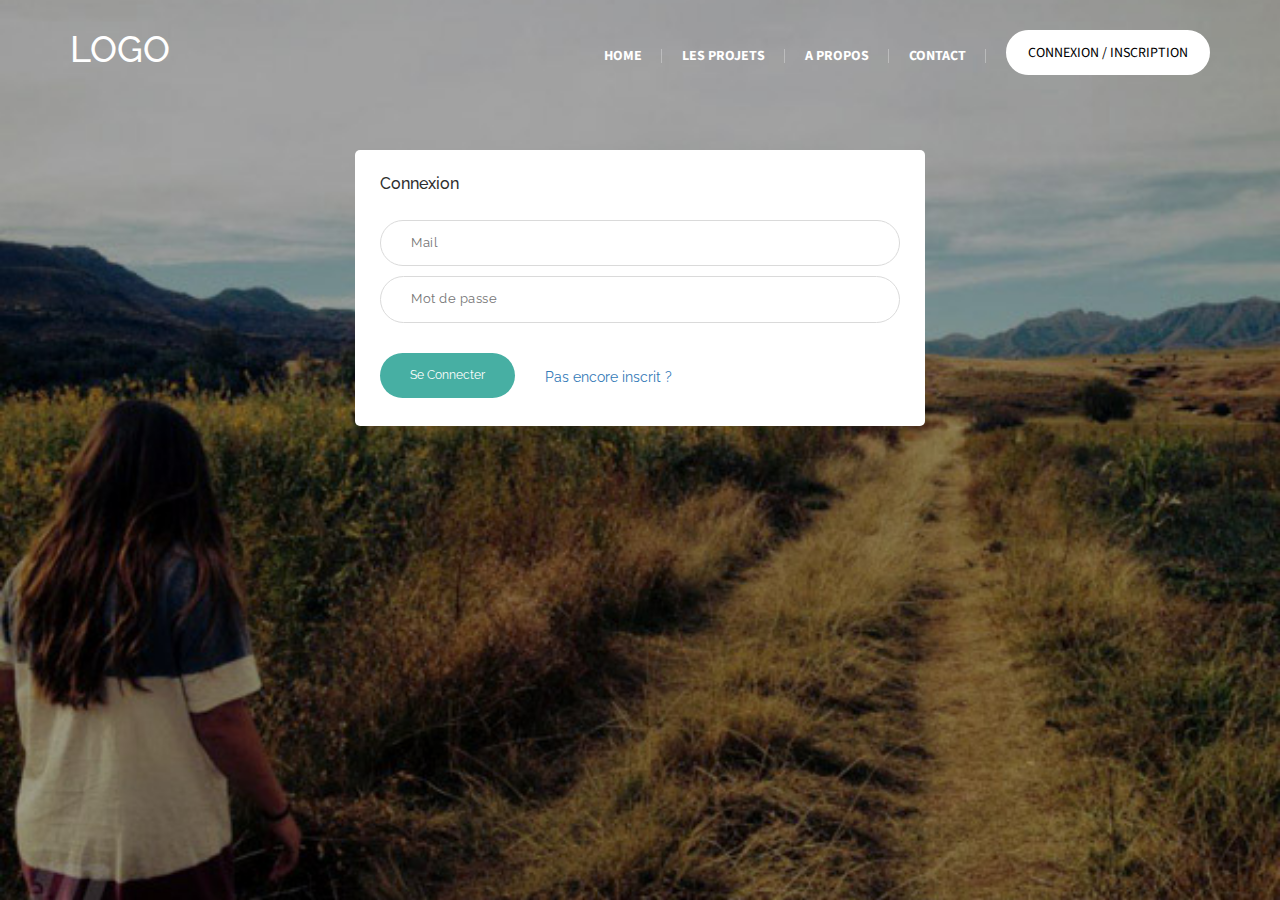
<file: Template/connexion.html>
<!DOCTYPE html>
<html>
    <head>
        <title>TODO supply a title</title>
        <meta charset="UTF-8">
        <meta name="viewport" content="width=device-width, initial-scale=1.0">
        <link rel="stylesheet" href="css/bootstrap.min.css" type="text/css" />
        <link rel="stylesheet" href="css/simple-line-icons.css" type="text/css" />
        <link rel="stylesheet" href="css/font-awesome.min.css" type="text/css" />
        <link rel="stylesheet" href="css/style.css" type="text/css" />
        <link href='https://fonts.googleapis.com/css?family=Raleway|Roboto|Source+Sans+Pro:200' rel='stylesheet' type='text/css'>
    </head>
    <body class="imageBackground">
        <div class="header">
            <div role="navigation" class="navbar navbar-default">
                <div class="container">
                    <div class="row">
                        <div class="col-md-2">
                            <h1 class="logo">
                                <a href="index.html">
                                    LOGO
                                </a>
                            </h1>
                        </div>
                        <div class="col-md-10 col-xs-12">
                            <div class="menu-default nav-collapse">
                                <div class="button_donate selected">
                                    <a href="connexion.html">
                                        <span data-hover="Connexion / Inscription">Connexion / Inscription</span>
                                    </a>
                                </div>
                                <div class="menu-container">
                                    <ul id="menu-main-menu" class="iw-nav-menu">
                                        <li>
                                            <a href="index.html"><strong>Home</strong></a>
                                        </li>
                                        <li>
                                            <a href="lesProjets.html"><strong>Les projets</strong></a>
                                        </li>
                                        <li>
                                            <a href="apropos.html"><strong>A propos</strong></a>
                                        </li>
                                        <li>
                                            <a href="contact.html"><strong>Contact</strong></a>
                                        </li>
                                        <li>
                                            <a class="connexionInscription" href="connexion.html"><strong>Connexion / Inscription</strong></a>
                                        </li>
                                    </ul>
                                </div>                  
                            </div>
                        </div>
                    </div>
                </div>
            </div>			
        </div>
        <div class="container">
            <div id="content">
                <div class="contact-sec">
                    <div class="row">
                        <div class="col-md-12">	
                            <div class="widget-title">
                                <h3>Connexion</h3>
                            </div>
                            <div class="account-form">
                                <form class="ng-pristine ng-valid" id="formConnexion">
                                    <div class="row">
                                        <div class="feild col-md-12">
                                            <input type="text" placeholder="Mail" class="nameConnexion">
                                        </div>
                                        <div class="feild col-md-12">
                                            <input type="password" placeholder="Mot de passe">
                                        </div>
                                        <div class="feild col-md-12">
                                            <input type="submit" value="Se Connecter" class="connexionButton">
                                            <a href="inscription.html">Pas encore inscrit ?</a>
                                        </div>
                                    </div>
                                </form>
                            </div>
                        </div>				
                    </div>
                </div>	
            </div>
        </div>  
        <script type="text/javascript" src="js/jquery-2.2.1.min.js"></script>
        <script type="text/javascript" src="js/bootstrap.min.js"></script>
        <script>
            $(function () {
                $(window).on('resize', function () {
                    var heigth = window.innerHeight;
                    if (heigth < 500) {
                        heigth = 400;
                    }
                    $('.slide-header').css('height', heigth);
                });
                $(window).trigger('resize');
            });
        </script>
    </body>
</html>
</file>
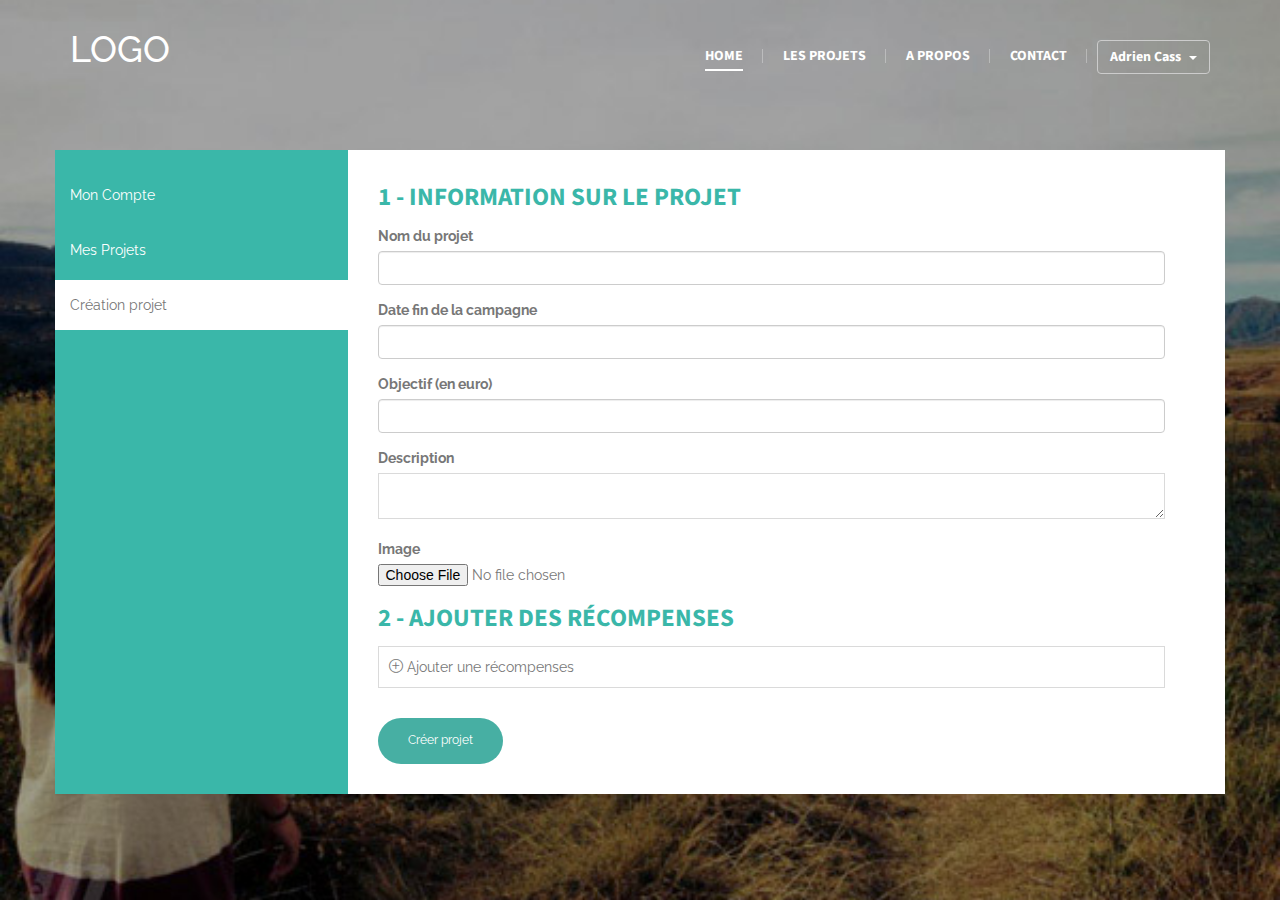
<file: Template/creationProjet.html>
<!DOCTYPE html>
<html>
    <head>
        <title>TODO supply a title</title>
        <meta charset="UTF-8">
        <meta name="viewport" content="width=device-width, initial-scale=1.0">
        <link rel="stylesheet" href="css/bootstrap.min.css" type="text/css" />
        <link rel="stylesheet" href="css/simple-line-icons.css" type="text/css" />
        <link rel="stylesheet" href="css/font-awesome.min.css" type="text/css" />
        <link rel="stylesheet" href="css/style.css" type="text/css" />
        <link href='https://fonts.googleapis.com/css?family=Raleway|Roboto|Source+Sans+Pro:200' rel='stylesheet' type='text/css'>
    </head>
    <body class="imageBackground">
        <div class="header">
            <div role="navigation" class="navbar navbar-default">
                <div class="container">
                    <div class="row">
                        <div class="col-md-2">
                            <h1 class="logo">
                                <a href="index.html">
                                    LOGO
                                </a>
                            </h1>
                        </div>
                        <div class="col-md-10 col-xs-12">
                            <div class="menu-default nav-collapse">                                
                                <div class="menu-container">
                                    <ul id="menu-main-menu" class="iw-nav-menu">
                                        <li class="selected">
                                            <a href="index.html"><strong>Home</strong></a>
                                        </li>
                                        <li>
                                            <a href="lesProjets.html"><strong>Les projets</strong></a>
                                        </li>
                                        <li>
                                            <a href="apropos.html"><strong>A propos</strong></a>
                                        </li>
                                        <li>
                                            <a href="contact.html"><strong>Contact</strong></a>
                                        </li>
                                        <li>
                                            <div class="btn-group connexionDropDown">
											  <button type="button" class="btn btn-default dropdown-toggle" data-toggle="dropdown" aria-haspopup="true" aria-expanded="false">
												Adrien Cass <span class="caret"></span>
											  </button>
											  <ul class="dropdown-menu">
												<li><a href="#"><i class="icon-settings"></i>Mon Compte</a></li>
												<li><a href="#"><i class="icon-bag"></i>Mes Projets</a></li>
												<li><a href="#"><i class="icon-logout"></i>Deconnexion</a></li>
											  </ul>
											</div>
                                        </li>
                                    </ul>
                                </div>                  
                            </div>
                        </div>
                    </div>
                </div>
            </div>			
        </div>
		
		<div class="container boxSettingUser">
			<div class="row">
				<div class="col-md-3 col-sm-3 col-xs-12 menu">
					<ul>
						<li><a href="monCompte.html">Mon Compte</a></li>
						<li ><a href="mesProjets.html">Mes Projets</a></li>
						<li class="selected"><a href="creationProjet.html">Création projet</a></li>
					</ul>
				</div>
				<div class="col-md-9 col-sm-9 col-xs-12 box  account-form">
					<form class="">
					  <p class="titre">1 - Information sur le projet</p>
					  <div class="form-group">
						<label for="exampleInputEmail1">Nom du projet</label>
						<input type="text" class="form-control" id="exampleInputEmail1">
					  </div>
					  
					  <div class="form-group">
						<label for="exampleInputEmail1">Date fin de la campagne</label>
						<input type="text" class="form-control datepicker" id="exampleInputEmail1" >
					  </div>
					  
					  <div class="form-group">
						<label for="exampleInputEmail1">Objectif (en euro)</label>
						<input type="text" class="form-control datepicker" id="exampleInputEmail1" >
					  </div>
					  
					  <div class="form-group">
						<label for="exampleInputEmail1">Description</label>
						<textarea></textarea>
					  </div>
					  
					  <div class="form-group">
						<label for="exampleInputEmail1">Image</label>
						<input type="file">
					  </div>
					  
					  <p class="titre">2 - Ajouter des récompenses</p>
					  <p class="addRecompense"><i class="icon-plus"></i> Ajouter une récompenses</p>
					  <ul class="listeRecompense">
					  </ul>
					  <div class="feild center">
							<input type="submit" value="Créer projet" class="connexionButton">
						</div>
					</form>
				</div>
			</div>
		</div>
        <script type="text/javascript" src="js/jquery-2.2.1.min.js"></script>
        <script type="text/javascript" src="js/bootstrap.min.js"></script>
        <script>
			$(function(){
			
				var nbElement = $('.listeRecompense li').length;
				$('.addRecompense').click(function(){
					nbElement++;
					$('.listeRecompense').prepend('<li><i class="icon-close"></i>'
					    + '<div class="form-group">'
						+ '<label for="exampleInputEmail1">Montant (si montant inférieur à la somme)</label>'
						+ '<input type="text" class="form-control" name="recompense_montant_'+nbElement+'" >'
						+ '</div>'
						+ '<div class="form-group">'
						+ '<label for="exampleInputEmail1">Description</label>'
						+ '<input type="text" class="form-control" name="recompense_description_'+nbElement+'" >'
						+ '</div></li>');
				});
				
				$('.listeRecompense').on('click', '.icon-close', function(){
					$(this).parent().remove();
				});
				
			});
        </script>
    </body>
</html>
</file>
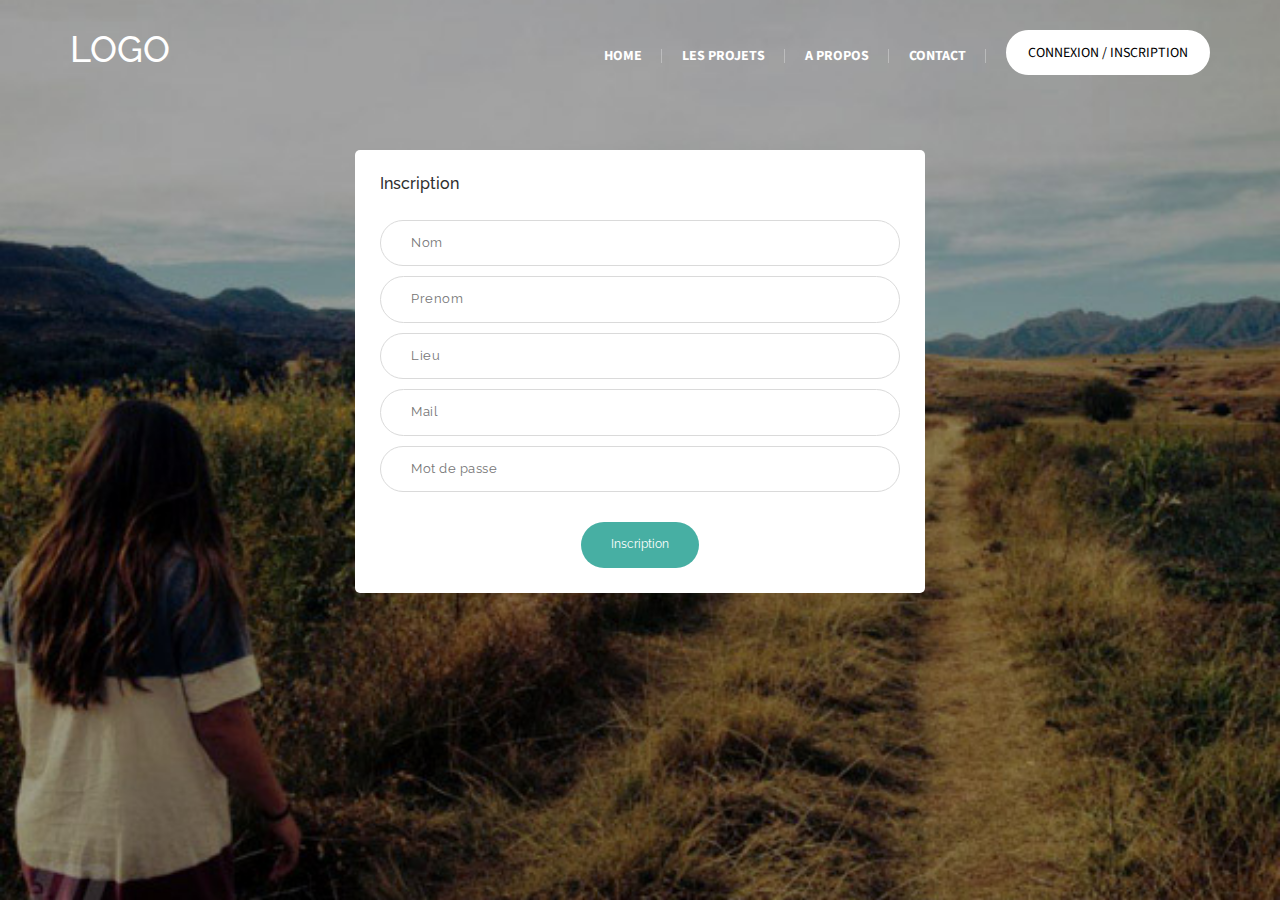
<file: Template/inscription.html>
<!DOCTYPE html>
<html>
    <head>
        <title>TODO supply a title</title>
        <meta charset="UTF-8">
        <meta name="viewport" content="width=device-width, initial-scale=1.0">
        <link rel="stylesheet" href="css/bootstrap.min.css" type="text/css" />
        <link rel="stylesheet" href="css/simple-line-icons.css" type="text/css" />
        <link rel="stylesheet" href="css/font-awesome.min.css" type="text/css" />
        <link rel="stylesheet" href="css/style.css" type="text/css" />
        <link href='https://fonts.googleapis.com/css?family=Raleway|Roboto|Source+Sans+Pro:200' rel='stylesheet' type='text/css'>
    </head>
    <body class="imageBackground">
        <div class="header">
            <div role="navigation" class="navbar navbar-default">
                <div class="container">
                    <div class="row">
                        <div class="col-md-2">
                            <h1 class="logo">
                                <a href="index.html">
                                    LOGO
                                </a>
                            </h1>
                        </div>
                        <div class="col-md-10 col-xs-12">
                            <div class="menu-default nav-collapse">
                                <div class="button_donate selected">
                                    <a href="connexion.html">
                                        <span data-hover="Connexion / Inscription">Connexion / Inscription</span>
                                    </a>
                                </div>
                                <div class="menu-container">
                                    <ul id="menu-main-menu" class="iw-nav-menu">
                                        <li>
                                            <a href="index.html"><strong>Home</strong></a>
                                        </li>
                                        <li>
                                            <a href="lesProjets.html"><strong>Les projets</strong></a>
                                        </li>
                                        <li>
                                            <a href="apropos.html"><strong>A propos</strong></a>
                                        </li>
                                        <li>
                                            <a href="contact.html"><strong>Contact</strong></a>
                                        </li>
                                        <li>
                                            <a class="connexionInscription" href="connexion.html"><strong>Connexion / Inscription</strong></a>
                                        </li>
                                    </ul>
                                </div>                  
                            </div>
                        </div>
                    </div>
                </div>
            </div>			
        </div>
        <div class="container">
            <div id="content">
                <div class="contact-sec inscription">
                    <div class="row">
                        <div class="col-md-12 col-xs-12 col-sm-12">	
                            <div class="widget-title">
                                <h3>Inscription</h3>
                            </div>
                            <div class="account-form">
                                <form class="ng-pristine ng-valid" id="formConnexion">
                                    <div class="row">
                                        <div class="feild col-md-12 col-xs-12 col-sm-12">
                                            <input type="text" placeholder="Nom" class="nameConnexion">
                                        </div>
                                        <div class="feild col-md-12 col-xs-12 col-sm-12">
                                            <input type="text" placeholder="Prenom" class="nameConnexion">
                                        </div>
                                        <div class="feild col-md-12 col-xs-12 col-sm-12">
                                            <input type="text" placeholder="Lieu" class="nameConnexion">
                                        </div>
                                        <div class="feild col-md-12 col-xs-12 col-sm-12">
                                            <input type="text" placeholder="Mail" class="nameConnexion">
                                        </div>
                                        <div class="feild col-md-12 col-xs-12 col-sm-12">
                                            <input type="password" placeholder="Mot de passe">
                                        </div>
                                        <div class="feild col-md-12 col-xs-12 col-sm-12 center">
                                            <input type="submit" value="Inscription" class="connexionButton">
                                        </div>
                                    </div>
                                </form>
                            </div>
                        </div>				
                    </div>
                </div>	
            </div>
        </div>
        <script type="text/javascript" src="js/jquery-2.2.1.min.js"></script>
        <script type="text/javascript" src="js/bootstrap.min.js"></script>
        <script>
            $(function () {
                $(window).on('resize', function () {
                    var heigth = window.innerHeight;
                    if (heigth < 500) {
                        heigth = 400;
                    }
                    $('.slide-header').css('height', heigth);
                });
                $(window).trigger('resize');
            });
        </script>
    </body>
</html>
</file>
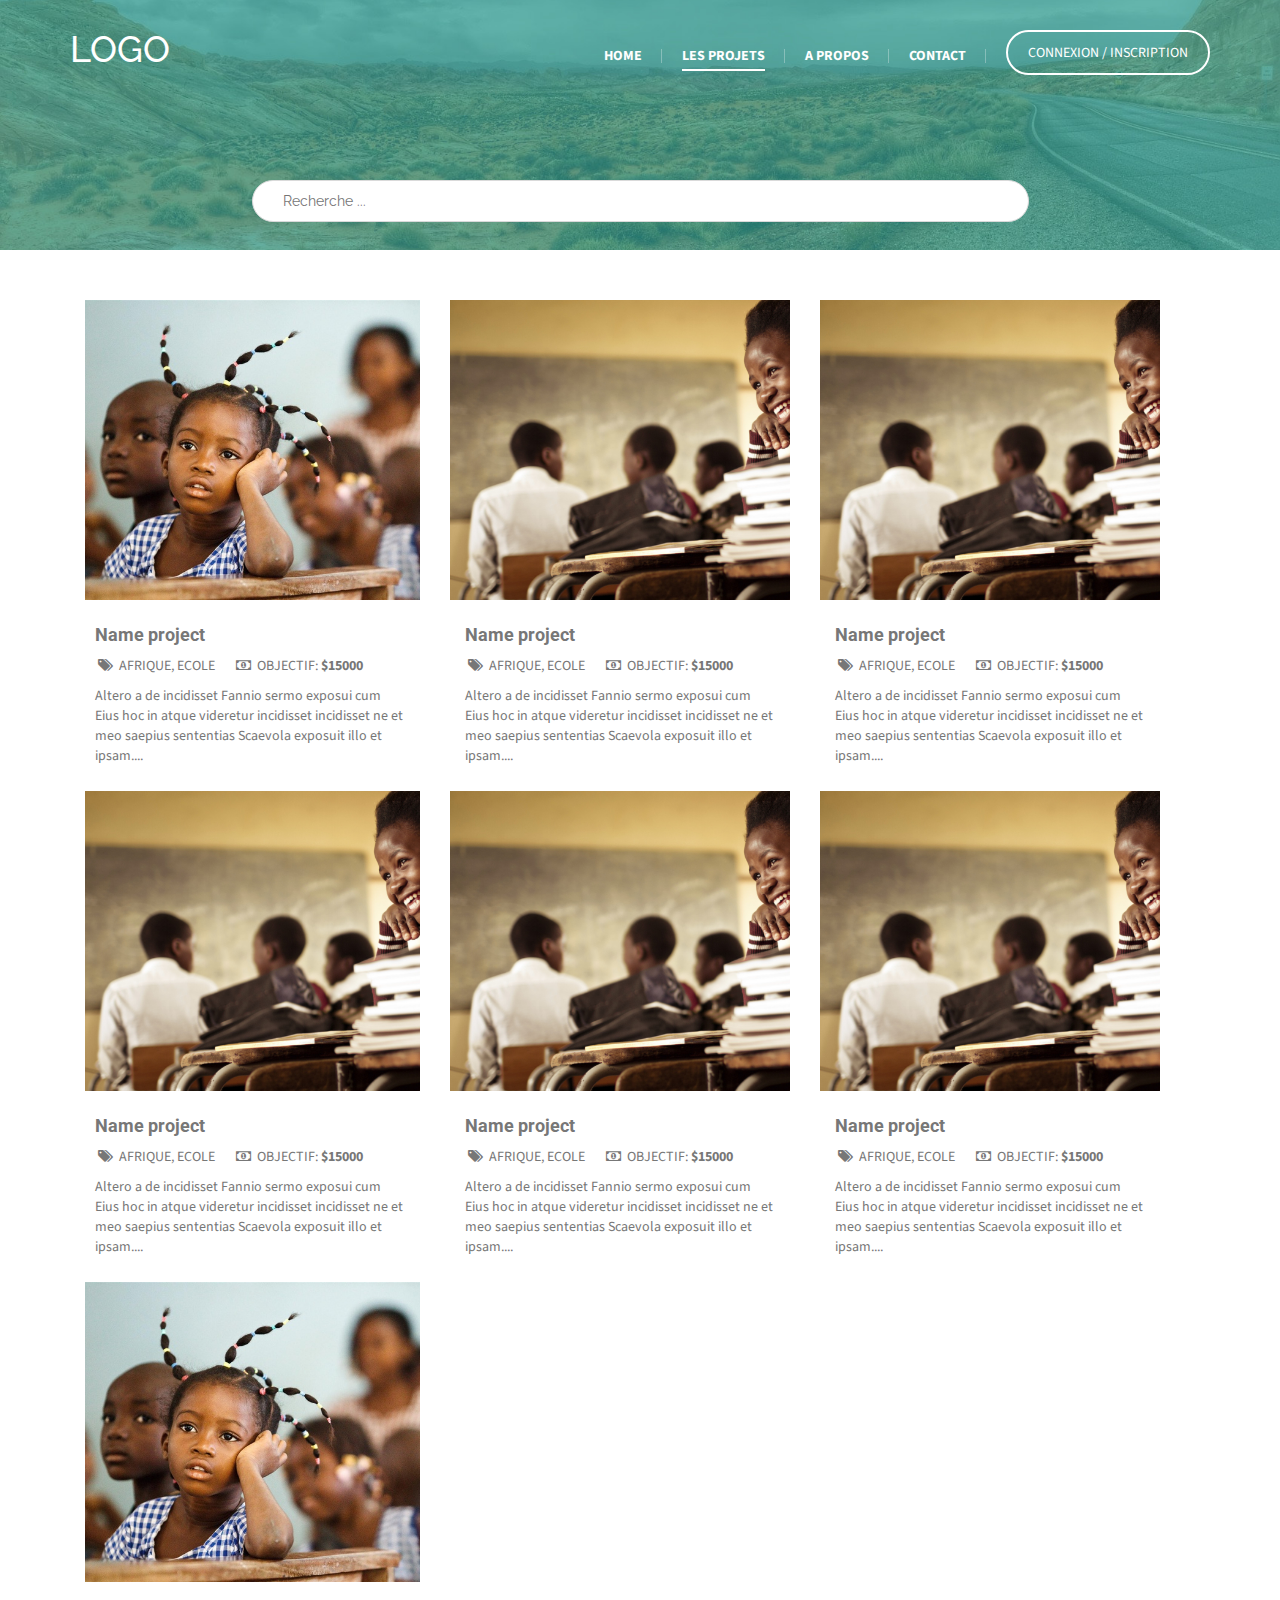
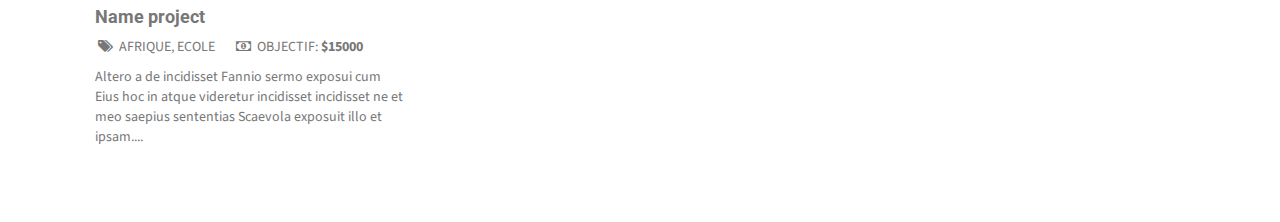
<file: Template/lesProjets.html>
<!DOCTYPE html>
<html>
    <head>
        <title>TODO supply a title</title>
        <meta charset="UTF-8">
        <meta name="viewport" content="width=device-width, initial-scale=1.0">
        <link rel="stylesheet" href="css/bootstrap.min.css" type="text/css" />
        <link rel="stylesheet" href="css/simple-line-icons.css" type="text/css" />
        <link rel="stylesheet" href="css/font-awesome.min.css" type="text/css" />
        <link rel="stylesheet" href="css/style.css" type="text/css" />
        <link href='https://fonts.googleapis.com/css?family=Raleway|Roboto|Source+Sans+Pro:200' rel='stylesheet' type='text/css'>
    </head>
    <body class="projetBody">
        <div class="header">
            <div role="navigation" class="navbar navbar-default">
                <div class="container">
                    <div class="row">
                        <div class="col-md-2">
                            <h1 class="logo">
                                <a href="index.html">
                                    LOGO
                                </a>
                            </h1>
                        </div>
                        <div class="col-md-10 col-xs-12">
                            <div class="menu-default nav-collapse">
                                <div class="button_donate">
                                    <a href="connexion.html">
                                        <span data-hover="Connexion / Inscription">Connexion / Inscription</span>
                                    </a>
                                </div>
                                <div class="menu-container">
                                    <ul id="menu-main-menu" class="iw-nav-menu">
                                        <li>
                                            <a href="index.html"><strong>Home</strong></a>
                                        </li>
                                        <li class="selected">
                                            <a href="lesProjets.html"><strong>Les projets</strong></a>
                                        </li>
                                        <li>
                                            <a href="apropos.html"><strong>A propos</strong></a>
                                        </li>
                                        <li>
                                            <a href="contact.html"><strong>Contact</strong></a>
                                        </li>
                                        <li>
                                            <a class="connexionInscription" href="connexion.html"><strong>Connexion / Inscription</strong></a>
                                        </li>
                                    </ul>
                                </div>                  
                            </div>
                        </div>
                    </div>
                </div>
            </div>			
        </div>
        <div class="boxRecherche boxHeaderProjet">
            <div class="row">
                <div class="container">
                    <div class="col-md-12 col-sm-12 col-xs-12">
                        <form>
                            <input type="text" name="recherche" placeholder="Recherche ..." />
                        </form>
                    </div>
                </div>
            </div>
        </div>

        <div class="projetPopulaireTitre">
            <div class="row">
                <div class="container">
                    <div class="col-md-12">
                        <div class="boxItems">
                            <div class="col-md-4 item">
                                <div class="image">
                                    <a href="projet.html">
                                        <div>
                                            <div class="monImage" style="background-image: url('image/image1.jpg')"></div> 
                                            <div class="hover">
                                                <p>100%</p>
                                                <p class="sub-title">Objectif</p>
                                            </div>
                                        </div>    
                                    </a>
                                </div>
                                <div class="detail">
                                    <h3><a href="projet.html">Name project</a></h3>
                                    <div class="icons">
                                        <span class="entry">
                                            <i class="fa fa-tags"></i>
                                            <a href="#">afrique</a>,
                                            <a href="#">ecole</a>
                                        </span>
                                        <span class="entry">
                                            <i class="fa fa-money"></i>
                                            Objectif:
                                            <strong>$15000</strong>
                                        </span>
                                    </div>
                                    <p class="descriptioProjet">Altero a de incidisset Fannio sermo exposui cum Eius hoc in atque videretur incidisset incidisset ne et meo saepius sententias Scaevola exposuit illo et ipsam....</p>
                                </div>
                            </div>
                             <div class="col-md-4 item">
                                <div class="image">
                                    <a href="projet.html">
                                        <div>
                                            <div class="monImage" style="background-image: url('image/image2.jpg')"></div> 
                                            <div class="hover">
                                                <p>100%</p>
                                                <p class="sub-title">Objectif</p>
                                            </div>
                                        </div>    
                                    </a>
                                </div>
                                <div class="detail">
                                    <h3><a href="projet.html">Name project</a></h3>
                                    <div class="icons">
                                        <span class="entry">
                                            <i class="fa fa-tags"></i>
                                            <a href="#">afrique</a>,
                                            <a href="#">ecole</a>
                                        </span>
                                        <span class="entry">
                                            <i class="fa fa-money"></i>
                                            Objectif:
                                            <strong>$15000</strong>
                                        </span>
                                    </div>
                                    <p class="descriptioProjet">Altero a de incidisset Fannio sermo exposui cum Eius hoc in atque videretur incidisset incidisset ne et meo saepius sententias Scaevola exposuit illo et ipsam....</p>
                                </div>
                            </div>
                             <div class="col-md-4 item">
                                <div class="image">
                                    <a href="projet.html">
                                        <div>
                                            <div class="monImage" style="background-image: url('image/image2.jpg')"></div> 
                                            <div class="hover">
                                                <p>100%</p>
                                                <p class="sub-title">Objectif</p>
                                            </div>
                                        </div>    
                                    </a>
                                </div>
                                <div class="detail">
                                    <h3><a href="projet.html">Name project</a></h3>
                                    <div class="icons">
                                        <span class="entry">
                                            <i class="fa fa-tags"></i>
                                            <a href="#">afrique</a>,
                                            <a href="#">ecole</a>
                                        </span>
                                        <span class="entry">
                                            <i class="fa fa-money"></i>
                                            Objectif:
                                            <strong>$15000</strong>
                                        </span>
                                    </div>
                                    <p class="descriptioProjet">Altero a de incidisset Fannio sermo exposui cum Eius hoc in atque videretur incidisset incidisset ne et meo saepius sententias Scaevola exposuit illo et ipsam....</p>
                                </div>
                            </div>
                             <div class="col-md-4 item">
                                <div class="image">
                                    <a href="projet.html">
                                        <div>
                                            <div class="monImage" style="background-image: url('image/image2.jpg')"></div> 
                                            <div class="hover">
                                                <p>100%</p>
                                                <p class="sub-title">Objectif</p>
                                            </div>
                                        </div>    
                                    </a>
                                </div>
                                <div class="detail">
                                    <h3><a href="projet.html">Name project</a></h3>
                                    <div class="icons">
                                        <span class="entry">
                                            <i class="fa fa-tags"></i>
                                            <a href="#">afrique</a>,
                                            <a href="#">ecole</a>
                                        </span>
                                        <span class="entry">
                                            <i class="fa fa-money"></i>
                                            Objectif:
                                            <strong>$15000</strong>
                                        </span>
                                    </div>
                                    <p class="descriptioProjet">Altero a de incidisset Fannio sermo exposui cum Eius hoc in atque videretur incidisset incidisset ne et meo saepius sententias Scaevola exposuit illo et ipsam....</p>
                                </div>
                            </div> <div class="col-md-4 item">
                                <div class="image">
                                    <a href="projet.html">
                                        <div>
                                            <div class="monImage" style="background-image: url('image/image2.jpg')"></div> 
                                            <div class="hover">
                                                <p>100%</p>
                                                <p class="sub-title">Objectif</p>
                                            </div>
                                        </div>    
                                    </a>
                                </div>
                                <div class="detail">
                                    <h3><a href="projet.html">Name project</a></h3>
                                    <div class="icons">
                                        <span class="entry">
                                            <i class="fa fa-tags"></i>
                                            <a href="#">afrique</a>,
                                            <a href="#">ecole</a>
                                        </span>
                                        <span class="entry">
                                            <i class="fa fa-money"></i>
                                            Objectif:
                                            <strong>$15000</strong>
                                        </span>
                                    </div>
                                    <p class="descriptioProjet">Altero a de incidisset Fannio sermo exposui cum Eius hoc in atque videretur incidisset incidisset ne et meo saepius sententias Scaevola exposuit illo et ipsam....</p>
                                </div>
                            </div>
                            
                            <div class="col-md-4 item">
                                <div class="image">
                                    <a href="projet.html">
                                        <div>
                                            <div class="monImage" style="background-image: url('image/image2.jpg')"></div> 
                                            <div class="hover">
                                                <p>100%</p>
                                                <p class="sub-title">Objectif</p>
                                            </div>
                                        </div>    
                                    </a>
                                </div>
                                <div class="detail">
                                    <h3><a href="projet.html">Name project</a></h3>
                                    <div class="icons">
                                        <span class="entry">
                                            <i class="fa fa-tags"></i>
                                            <a href="#">afrique</a>,
                                            <a href="#">ecole</a>
                                        </span>
                                        <span class="entry">
                                            <i class="fa fa-money"></i>
                                            Objectif:
                                            <strong>$15000</strong>
                                        </span>
                                    </div>
                                    <p class="descriptioProjet">Altero a de incidisset Fannio sermo exposui cum Eius hoc in atque videretur incidisset incidisset ne et meo saepius sententias Scaevola exposuit illo et ipsam....</p>
                                </div>
                            </div>

                            <div class="col-md-4 item">
                                <div class="image">
                                    <a href="projet.html">
                                        <div>
                                            <div class="monImage" style="background-image: url('image/image1.jpg')"></div> 
                                            <div class="hover">
                                                <p>100%</p>
                                                <p class="sub-title">Objectif</p>
                                            </div>
                                        </div>    
                                    </a>
                                </div>
                                <div class="detail">
                                    <h3><a href="projet.html">Name project</a></h3>
                                    <div class="icons">
                                        <span class="entry">
                                            <i class="fa fa-tags"></i>
                                            <a href="#">afrique</a>,
                                            <a href="#">ecole</a>
                                        </span>
                                        <span class="entry">
                                            <i class="fa fa-money"></i>
                                            Objectif:
                                            <strong>$15000</strong>
                                        </span>
                                    </div>
                                    <p class="descriptioProjet">Altero a de incidisset Fannio sermo exposui cum Eius hoc in atque videretur incidisset incidisset ne et meo saepius sententias Scaevola exposuit illo et ipsam....</p>
                                </div>
                            </div>
                        </div>
                    </div>
                </div>
            </div>
        </div>
        <script type="text/javascript" src="js/jquery-2.2.1.min.js"></script>
        <script type="text/javascript" src="js/bootstrap.min.js"></script>
    </body>
</html>
</file>
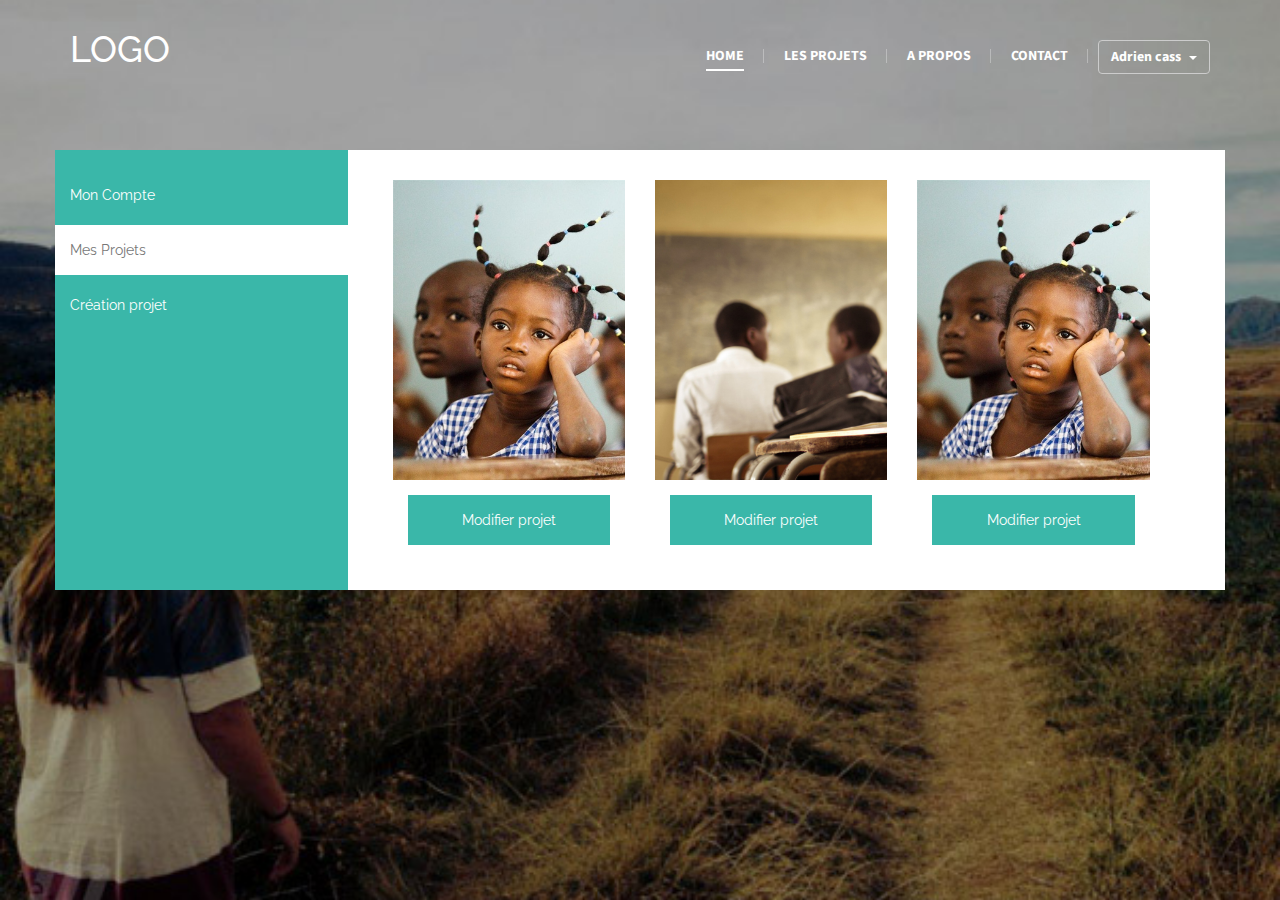
<file: Template/mesProjets.html>
<!DOCTYPE html>
<html>
    <head>
        <title>TODO supply a title</title>
        <meta charset="UTF-8">
        <meta name="viewport" content="width=device-width, initial-scale=1.0">
        <link rel="stylesheet" href="css/bootstrap.min.css" type="text/css" />
        <link rel="stylesheet" href="css/simple-line-icons.css" type="text/css" />
        <link rel="stylesheet" href="css/font-awesome.min.css" type="text/css" />
        <link rel="stylesheet" href="css/style.css" type="text/css" />
        <link href='https://fonts.googleapis.com/css?family=Raleway|Roboto|Source+Sans+Pro:200' rel='stylesheet' type='text/css'>
    </head>
    <body class="imageBackground">
        <div class="header">
            <div role="navigation" class="navbar navbar-default">
                <div class="container">
                    <div class="row">
                        <div class="col-md-2">
                            <h1 class="logo">
                                <a href="index.html">
                                    LOGO
                                </a>
                            </h1>
                        </div>
                        <div class="col-md-10 col-xs-12">
                            <div class="menu-default nav-collapse">                                
                                <div class="menu-container">
                                    <ul id="menu-main-menu" class="iw-nav-menu">
                                        <li class="selected">
                                            <a href="index.html"><strong>Home</strong></a>
                                        </li>
                                        <li>
                                            <a href="lesProjets.html"><strong>Les projets</strong></a>
                                        </li>
                                        <li>
                                            <a href="apropos.html"><strong>A propos</strong></a>
                                        </li>
                                        <li>
                                            <a href="contact.html"><strong>Contact</strong></a>
                                        </li>
                                        <li>
                                            <div class="btn-group connexionDropDown">
											  <button type="button" class="btn btn-default dropdown-toggle" data-toggle="dropdown" aria-haspopup="true" aria-expanded="false">
												Adrien cass <span class="caret"></span>
											  </button>
											  <ul class="dropdown-menu">
												<li><a href="#"><i class="icon-settings"></i>Mon Compte</a></li>
												<li><a href="#"><i class="icon-bag"></i>Mes Projets</a></li>
												<li><a href="#"><i class="icon-logout"></i>Deconnexion</a></li>
											  </ul>
											</div>
                                        </li>
                                    </ul>
                                </div>                  
                            </div>
                        </div>
                    </div>
                </div>
            </div>			
        </div>
		
		<div class="container boxSettingUser">
			<div class="row">
				<div class="col-md-3 col-sm-3 col-xs-12 menu">
					<ul>
						<li><a href="monCompte.html">Mon Compte</a></li>
						<li class="selected"><a href="mesProjets.html">Mes Projets</a></li>
						<li><a href="creationProjet.html">Création projet</a></li>
					</ul>
				</div>
				<div class="col-md-9 col-sm-9 col-xs-12 box projetPopulaireTitre">				
					<div class="boxItems">
						<div class="col-md-4 item">
							<div class="image">
								<a href="modifierProjet.html">
									<div>
										<div class="monImage" style="background-image: url('image/image1.jpg')"></div> 
										<div class="hover">
											<p class="sub-title">Name Projet</p>
										</div>
									</div>    
								</a>
							</div>
							<div class="detail">
								<a href="modifierProjet.html" class="modifierProjet">Modifier projet</a>
							</div>
						</div>
						<div class="col-md-4 item">
							<div class="image">
								<a href="modifierProjet.html">
									<div>
										<div class="monImage" style="background-image: url('image/image2.jpg')"></div> 
										<div class="hover">
											<p class="sub-title">Name Projet</p>
										</div>
									</div>    
								</a>
							</div>
							<div class="detail">
								<a href="modifierProjet.html" class="modifierProjet">Modifier projet</a>
							</div>
						</div>
						<div class="col-md-4 item">
							<div class="image">
								<a href="modifierProjet.html">
									<div>
										<div class="monImage" style="background-image: url('image/image1.jpg')"></div> 
										<div class="hover">
											<p class="sub-title">Name Projet</p>
										</div>
									</div>    
								</a>
							</div>
							<div class="detail">
								<a href="modifierProjet.html" class="modifierProjet">Modifier projet</a>
							</div>
						</div>
					</div>
				</div>
			</div>
		</div>
        <script type="text/javascript" src="js/jquery-2.2.1.min.js"></script>
        <script type="text/javascript" src="js/bootstrap.min.js"></script>
        <script>
        </script>
    </body>
</html>
</file>
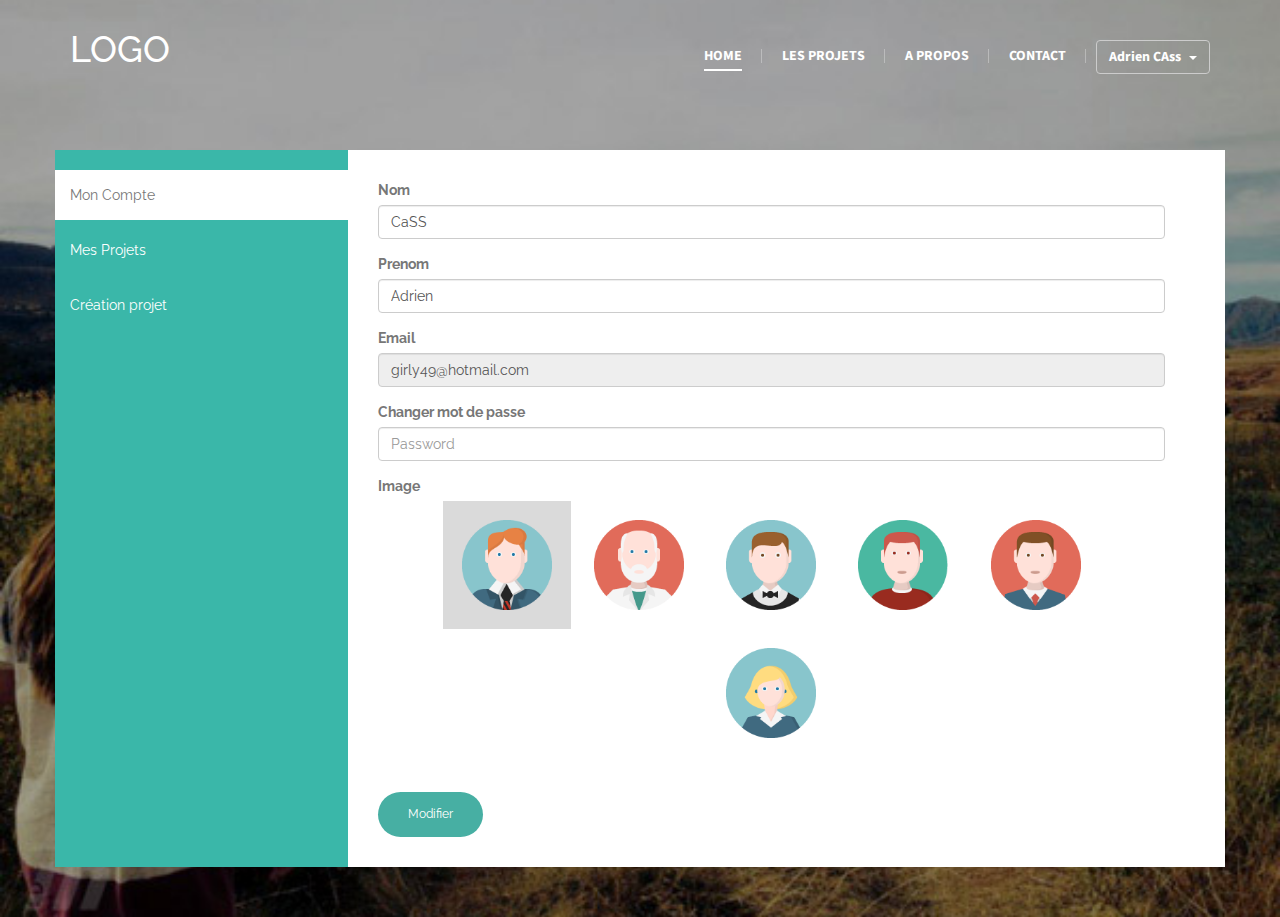
<file: Template/monCompte.html>
<!DOCTYPE html>
<html>
    <head>
        <title>TODO supply a title</title>
        <meta charset="UTF-8">
        <meta name="viewport" content="width=device-width, initial-scale=1.0">
        <link rel="stylesheet" href="css/bootstrap.min.css" type="text/css" />
        <link rel="stylesheet" href="css/simple-line-icons.css" type="text/css" />
        <link rel="stylesheet" href="css/font-awesome.min.css" type="text/css" />
        <link rel="stylesheet" href="css/style.css" type="text/css" />
        <link href='https://fonts.googleapis.com/css?family=Raleway|Roboto|Source+Sans+Pro:200' rel='stylesheet' type='text/css'>
    </head>
    <body class="imageBackground">
        <div class="header">
            <div role="navigation" class="navbar navbar-default">
                <div class="container">
                    <div class="row">
                        <div class="col-md-2">
                            <h1 class="logo">
                                <a href="index.html">
                                    LOGO
                                </a>
                            </h1>
                        </div>
                        <div class="col-md-10 col-xs-12">
                            <div class="menu-default nav-collapse">                                
                                <div class="menu-container">
                                    <ul id="menu-main-menu" class="iw-nav-menu">
                                        <li class="selected">
                                            <a href="index.html"><strong>Home</strong></a>
                                        </li>
                                        <li>
                                            <a href="lesProjets.html"><strong>Les projets</strong></a>
                                        </li>
                                        <li>
                                            <a href="apropos.html"><strong>A propos</strong></a>
                                        </li>
                                        <li>
                                            <a href="contact.html"><strong>Contact</strong></a>
                                        </li>
                                        <li>
                                            <div class="btn-group connexionDropDown">
											  <button type="button" class="btn btn-default dropdown-toggle" data-toggle="dropdown" aria-haspopup="true" aria-expanded="false">
												Adrien CAss <span class="caret"></span>
											  </button>
											  <ul class="dropdown-menu">
												<li><a href="#"><i class="icon-settings"></i>Mon Compte</a></li>
												<li><a href="#"><i class="icon-bag"></i>Mes Projets</a></li>
												<li><a href="#"><i class="icon-logout"></i>Deconnexion</a></li>
											  </ul>
											</div>
                                        </li>
                                    </ul>
                                </div>                  
                            </div>
                        </div>
                    </div>
                </div>
            </div>			
        </div>
		
		<div class="container boxSettingUser">
			<div class="row">
				<div class="col-md-3 col-sm-3 col-xs-12 menu">
					<ul>
						<li class="selected"><a href="monCompte.html">Mon Compte</a></li>
						<li><a href="mesProjets.html">Mes Projets</a></li>
						<li><a href="creationProjet.html">Création projet</a></li>
					</ul>
				</div>
				<div class="col-md-9 col-sm-9 col-xs-12 box account-form">
					<form class="">
					  <div class="form-group">
						<label for="exampleInputEmail1">Nom</label>
						<input type="text" class="form-control" id="exampleInputEmail1" placeholder="Nom" value="CaSS">
					  </div>
					  
					  <div class="form-group">
						<label for="exampleInputEmail1">Prenom</label>
						<input type="text" class="form-control" id="exampleInputEmail1" placeholder="Prenom" value="Adrien">
					  </div>
					  
					  <div class="form-group">
						<label for="exampleInputEmail1">Email</label>
						<input type="text" disabled="disabled" class="form-control" id="exampleInputEmail1" placeholder="Email" value="girly49@hotmail.com">
					  </div>
					  
					  <div class="form-group">
						<label for="exampleInputEmail1">Changer mot de passe</label>
						<input type="password" class="form-control" id="exampleInputEmail1" placeholder="Password" >
					  </div>
					  
					  <div class="form-group">
						<label for="exampleInputEmail1">Image</label>
						<!-- GESTION EN JAVASCRIPT DE CETTE INPUT -->
						<input type="hidden" class="form-control" id="inputImage" placeholder="image">
						<ul class="listeImage">
							<li class="selected"><img src="image/avatar/avatar1.png" /></li>
							<li><img src="image/avatar/avatar2.png" /></li>
							<li><img src="image/avatar/avatar3.png" /></li>
							<li><img src="image/avatar/avatar4.png" /></li>
							<li><img src="image/avatar/avatar5.png" /></li>
							<li><img src="image/avatar/avatar6.png" /></li>
						</ul>
					  </div>
					  
					  <div class="feild center">
							<input type="submit" value="Modifier" class="connexionButton">
						</div>
					  
					  
					</form>
				</div>
			</div>
		</div>
        <script type="text/javascript" src="js/jquery-2.2.1.min.js"></script>
        <script type="text/javascript" src="js/bootstrap.min.js"></script>
        <script>
		$(function(){
		
			$('.listeImage li').click(function(){
				$('.listeImage li').removeClass('selected');
				$(this).addClass('selected');
				$('#inputImage').val($(this).find('img').attr('src'));
			});
		});
        </script>
    </body>
</html>
</file>
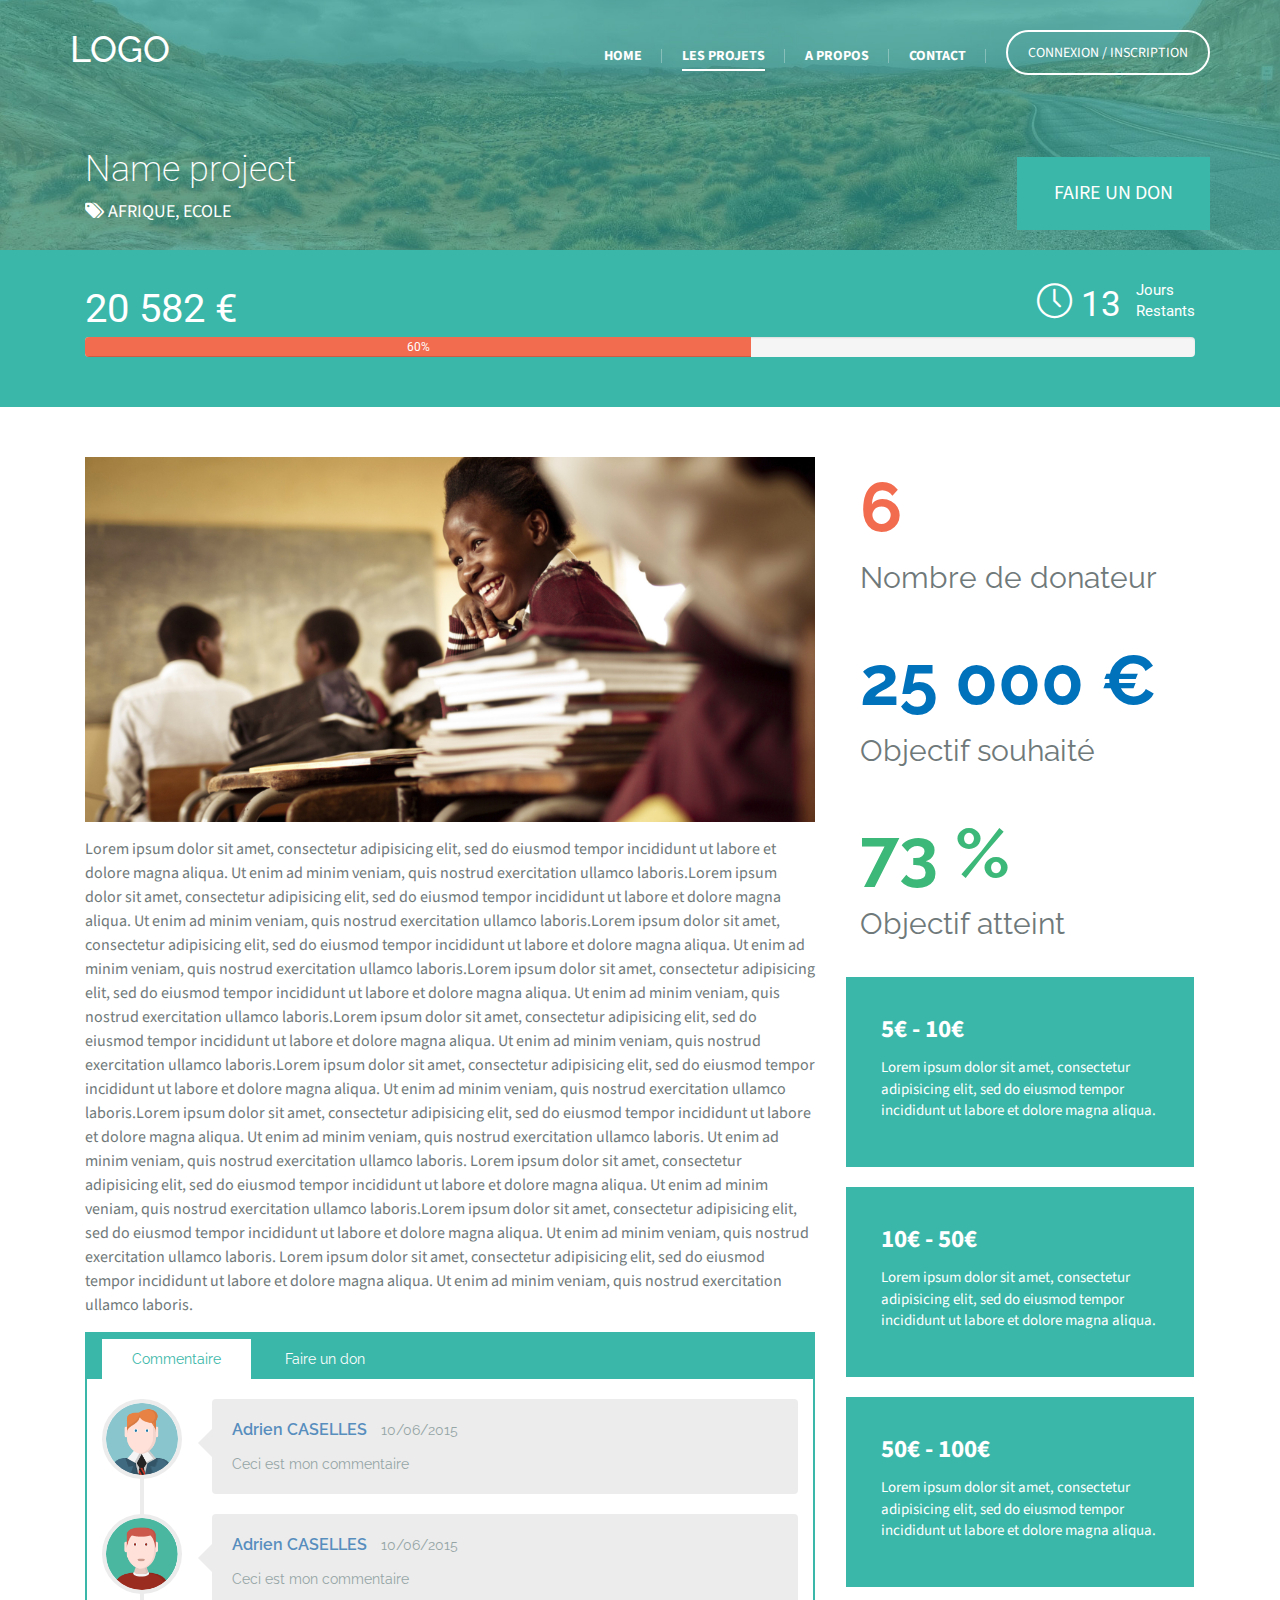
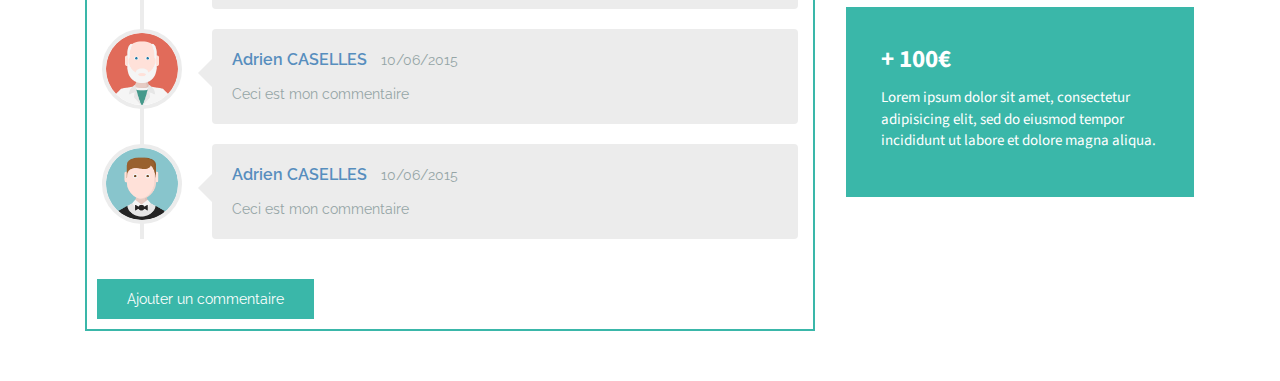
<file: Template/projet.html>
<!DOCTYPE html>
<html>
    <head>
        <title>TODO supply a title</title>
        <meta charset="UTF-8">
        <meta name="viewport" content="width=device-width, initial-scale=1.0">
        <link rel="stylesheet" href="css/bootstrap.min.css" type="text/css" />
        <link rel="stylesheet" href="css/simple-line-icons.css" type="text/css" />
        <link rel="stylesheet" href="css/font-awesome.min.css" type="text/css" />
        <link rel="stylesheet" href="css/rangeSlider.css" type="text/css" />
        <link rel="stylesheet" href="css/style.css" type="text/css" />
        <link href='https://fonts.googleapis.com/css?family=Raleway|Roboto|Source+Sans+Pro:200' rel='stylesheet' type='text/css'>
    </head>
    <body class="projetBodyFiche">
        <div class="header">
            <div role="navigation" class="navbar navbar-default">
                <div class="container">
                    <div class="row">
                        <div class="col-md-2">
                            <h1 class="logo">
                                <a href="index.html">
                                    LOGO
                                </a>
                            </h1>
                        </div>
                        <div class="col-md-10 col-xs-12">
                            <div class="menu-default nav-collapse">
                                <div class="button_donate">
                                    <a href="connexion.html">
                                        <span data-hover="Connexion / Inscription">Connexion / Inscription</span>
                                    </a>
                                </div>
                                <div class="menu-container">
                                    <ul id="menu-main-menu" class="iw-nav-menu">
                                        <li>
                                            <a href="index.html"><strong>Home</strong></a>
                                        </li>
                                        <li class="selected">
                                            <a href="lesProjets.html"><strong>Les projets</strong></a>
                                        </li>
                                        <li>
                                            <a href="apropos.html"><strong>A propos</strong></a>
                                        </li>
                                        <li>
                                            <a href="contact.html"><strong>Contact</strong></a>
                                        </li>
                                        <li>
                                            <a class="connexionInscription" href="connexion.html"><strong>Connexion / Inscription</strong></a>
                                        </li>
                                    </ul>
                                </div>                  
                            </div>
                        </div>
                    </div>
                </div>
            </div>			
        </div>
        <div class="boxHeaderProjet">
            <div class="row">
                <div class="container">
                    <div class="col-md-12 col-sm-12 col-xs-12">
                        <div class="boxTitre">
                            <h1>Name project</h1>
                            <div class="icons">
                                <span class="entry">
                                    <i class="fa fa-tags"></i>
                                    <a href="#">afrique</a>,
                                    <a href="#">ecole</a>
                                </span>
                            </div>
                        </div>
                        <button class="buttonFaireDonLien">Faire un don</button>
                    </div>
                </div>
            </div>
        </div>
        <div class="blockInfoProjet">
            <div class="row">
                <div class="container">
                    <div class="col-md-12 col-sm-12 col-xs-12">
                        <div class="lesChiffreProjet">
                            <span class="sommeActuelle">20 582 €</span>
                            <span class="jourRestant"><i class="icon-clock"></i> 13 <span class="luna">Jours<br>Restants</span></span>
                        </div>
                        <div class="progress">
                            <div class="progress-bar progress-bar-info" role="progressbar" aria-valuenow="60" aria-valuemin="0" aria-valuemax="100" style="width: 60%">
                                60%
                            </div>
                        </div>
                    </div>
                </div>
            </div>
        </div>

        <div class="project">
            <div class="row">
                <div class="container">
                    <div class="col-md-8 col-sm-8 col-xs-12 description">
                        <img src="image/image2.jpg" />
                        <p>Lorem ipsum dolor sit amet, consectetur adipisicing elit, sed do eiusmod 
                            tempor incididunt ut labore et dolore magna aliqua. Ut enim ad minim veniam,
                            quis nostrud exercitation ullamco laboris.Lorem ipsum dolor sit amet,
                            consectetur adipisicing elit, sed do eiusmod tempor incididunt ut labore 
                            et dolore magna aliqua. Ut enim ad minim veniam, quis nostrud exercitation 
                            ullamco laboris.Lorem ipsum dolor sit amet, consectetur adipisicing elit, 
                            sed do eiusmod tempor incididunt ut labore et dolore magna aliqua. 
                            Ut enim ad minim veniam, quis nostrud exercitation ullamco laboris.Lorem ipsum 
                            dolor sit amet, consectetur adipisicing elit, sed do eiusmod tempor incididunt
                            ut labore et dolore magna aliqua. Ut enim ad minim veniam, quis nostrud exercitation
                            ullamco laboris.Lorem ipsum dolor sit amet, consectetur adipisicing elit, sed do eiusmod 
                            tempor incididunt ut labore et dolore magna aliqua. Ut enim ad minim veniam, 
                            quis nostrud exercitation ullamco laboris.Lorem ipsum dolor sit amet, consectetur
                            adipisicing elit, sed do eiusmod tempor incididunt ut labore et dolore magna aliqua.
                            Ut enim ad minim veniam, quis nostrud exercitation ullamco laboris.Lorem ipsum dolor
                            sit amet, consectetur adipisicing elit, sed do eiusmod tempor incididunt ut labore
                            et dolore magna aliqua. Ut enim ad minim veniam, quis nostrud exercitation ullamco
                            laboris. Ut enim ad minim veniam, quis nostrud exercitation ullamco laboris.
                            Lorem ipsum dolor sit amet, consectetur adipisicing elit, sed do eiusmod tempor
                            incididunt ut labore et dolore magna aliqua. Ut enim ad minim veniam, quis nostrud
                            exercitation ullamco laboris.Lorem ipsum dolor sit amet, consectetur adipisicing elit,
                            sed do eiusmod tempor incididunt ut labore et dolore magna aliqua. 
                            Ut enim ad minim veniam, quis nostrud exercitation ullamco laboris.
                            Lorem ipsum dolor sit amet, consectetur adipisicing elit, sed do eiusmod tempor 
                            incididunt ut labore et dolore magna aliqua. Ut enim ad minim veniam, 
                            quis nostrud exercitation ullamco laboris.</p>
                        <div class="tabs">
                            <ul>
                                <li role="presentation" data-value="commentaire" class="active"><a href="javascript:void(0);" >Commentaire</a></li>
                                <li role="presentation" data-value="faireDon"><a href="javascript:void(0);">Faire un don</a></li>
                            </ul>
                            <div class="faireDon" style="display: none;">
                                <form class="form-horizontal">
                                    <h2 class="center">Je souhaites faire un don</h2>
                                    <div class="inputRange">
                                        <input type="range" min="0" max="10000" data-rangeSlider>
                                        <span class="valeurRange">0 €</span>
                                    </div>
                                    <div class="center">
                                        <button type="submit" class="buttonDon">Faire un don</button>
                                    </div>
                                </form>
                            </div>
                            <div class="commentaire">
                                <div class="timeline">
                                    <div class="timeline-item">
                                        <div class="timeline-badge">
                                            <img src="image/avatar/avatar1.png" class="timeline-badge-userpic"> </div>
                                        <div class="timeline-body">
                                            <div class="timeline-body-arrow"> </div>
                                            <div class="timeline-body-head">
                                                <div class="timeline-body-head-caption">
                                                    <span class="timeline-body-title font-blue-madison" >Adrien CASELLES</span>
                                                    <span class="timeline-body-time font-grey-cascade">10/06/2015</span>
                                                </div>

                                            </div>
                                            <div class="timeline-body-content">
                                                <span class="font-grey-cascade">Ceci est mon commentaire</span>
                                            </div>
                                        </div>
                                    </div>
                                    <div class="timeline-item">
                                        <div class="timeline-badge">
                                            <img src="image/avatar/avatar4.png" class="timeline-badge-userpic"> </div>
                                        <div class="timeline-body">
                                            <div class="timeline-body-arrow"> </div>
                                            <div class="timeline-body-head">
                                                <div class="timeline-body-head-caption">
                                                    <span class="timeline-body-title font-blue-madison" >Adrien CASELLES</span>
                                                    <span class="timeline-body-time font-grey-cascade">10/06/2015</span>
                                                </div>

                                            </div>
                                            <div class="timeline-body-content">
                                                <span class="font-grey-cascade">Ceci est mon commentaire</span>
                                            </div>
                                        </div>
                                    </div>

                                    <div class="timeline-item">
                                        <div class="timeline-badge">
                                            <img src="image/avatar/avatar2.png" class="timeline-badge-userpic"> </div>
                                        <div class="timeline-body">
                                            <div class="timeline-body-arrow"> </div>
                                            <div class="timeline-body-head">
                                                <div class="timeline-body-head-caption">
                                                    <span class="timeline-body-title font-blue-madison" >Adrien CASELLES</span>
                                                    <span class="timeline-body-time font-grey-cascade">10/06/2015</span>
                                                </div>

                                            </div>
                                            <div class="timeline-body-content">
                                                <span class="font-grey-cascade">Ceci est mon commentaire</span>
                                            </div>
                                        </div>
                                    </div>

                                    <div class="timeline-item">
                                        <div class="timeline-badge">
                                            <img src="image/avatar/avatar3.png" class="timeline-badge-userpic"> </div>
                                        <div class="timeline-body">
                                            <div class="timeline-body-arrow"> </div>
                                            <div class="timeline-body-head">
                                                <div class="timeline-body-head-caption">
                                                    <span class="timeline-body-title font-blue-madison" >Adrien CASELLES</span>
                                                    <span class="timeline-body-time font-grey-cascade">10/06/2015</span>
                                                </div>

                                            </div>
                                            <div class="timeline-body-content">
                                                <span class="font-grey-cascade">Ceci est mon commentaire</span>
                                            </div>
                                        </div>
                                    </div>
                                </div>
                                <button class="ajouterCommentaire">Ajouter un commentaire</button>
                            </div>
                        </div>
                    </div>
                    <div class="col-md-4 col-sm-4 col-xs-12">
                        <div class="col-md-12 col-sm-12 col-xs-12 red topChiffre" >
                            <p class="chiffre">6</p>
                            <p class="sub-title">Nombre de donateur</p>
                        </div>
                        <div class="col-md-12 col-sm-12 col-xs-12 blue topChiffre" >
                            <p class="chiffre">25 000 €</p>
                            <p class="sub-title">Objectif souhaité</p>
                        </div>
                        <div class="col-md-12 col-sm-12 col-xs-12 green topChiffre" >
                            <p class="chiffre">73 %</p>
                            <p class="sub-title">Objectif atteint</p>
                        </div>

                        <ul class="recompense">
                            <li class="color1">
                                <p class="euro">5€ - 10€</p>
                                <p class="description">Lorem ipsum dolor sit amet, consectetur adipisicing elit, sed do eiusmod tempor incididunt ut labore et dolore magna aliqua. </p>
                            </li>
                            <li class="color2">
                                <p class="euro">10€ - 50€</p>
                                <p class="description">Lorem ipsum dolor sit amet, consectetur adipisicing elit, sed do eiusmod tempor incididunt ut labore et dolore magna aliqua. </p>
                            </li>
                            <li class="color3">
                                <p class="euro">50€ - 100€</p>
                                <p class="description">Lorem ipsum dolor sit amet, consectetur adipisicing elit, sed do eiusmod tempor incididunt ut labore et dolore magna aliqua. </p>
                            </li>
                            <li class="color4">
                                <p class="euro">+ 100€</p>
                                <p class="description">Lorem ipsum dolor sit amet, consectetur adipisicing elit, sed do eiusmod tempor incididunt ut labore et dolore magna aliqua. </p>
                            </li>
                        </ul>
                    </div>
                </div>
            </div>
        </div>
        <div aria-hidden="true" id="modalAddCommentaire" class="modal">
            <div class="modal-dialog">
                <div class="modal-content">
                    <div class="modal-header">
                        <button aria-hidden="true" data-dismiss="modal" class="close" type="button"></button>
                        <h4 class="modal-title">Ajouter un commentaire</h4>
                    </div>
                    <div class="modal-body">
                        <textarea id="textareaCommentaire"></textarea>
                    </div>
                    <div class="modal-footer">
                        <button data-dismiss="modal" class="btn dark btn-outline" type="button">Fermer</button>
                        <button class="btn green" type="button" id="ajouterCommentaire">Ajouter</button>
                    </div>
                </div>
            </div>
        </div>

        <script type="text/javascript" src="js/jquery-2.2.1.min.js"></script>
        <script type="text/javascript" src="js/bootstrap.min.js"></script>
        <script type="text/javascript" src="js/rangeSlider.js"></script>
        <script>
            $(function () {
                $('.tabs ul li').click(function () {
                    if (!$(this).hasClass('active')) {
                        $('.tabs > div').hide();
                        $('.tabs > div.' + $(this).attr('data-value')).show();
                        $('.tabs ul li').removeClass('active');
                        $(this).addClass('active');
                    }
                });

                $('.buttonFaireDonLien').click(function () {
                    $('.tabs li[data-value="faireDon"]').click();
                    $("html, body").animate({scrollTop: $('.tabs').offset().top}, 600);
                });

                $('.ajouterCommentaire').click(function () {
                    $('#modalAddCommentaire').modal('show');
                });

                var selector = '[data-rangeSlider]';
                var elements = document.querySelectorAll(selector);
                // Example functionality to demonstrate a value feedback
                function valueOutput(element) {
                    var value = element.value,
                            output = element.parentNode.querySelectorAll('.valeurRange')[0];
                    output.innerHTML = value + ' €';
                }
                Array.prototype.slice.call(document.querySelectorAll('input[type="range"]')).forEach(function (el) {
                    el.addEventListener('input', function (e) {
                        valueOutput(e.target);
                    }, false);
                });
                rangeSlider.create(elements, {
                    // Callback function
                    onInit: function () {
                    }
                });
            });
        </script>
    </body>
</html>
</file>
<file: Template/css/simple-line-icons.css>
@font-face {
  font-family: 'simple-line-icons';
  src: url('../fonts/Simple-Line-Icons.eot?v=2.2.2');
  src: url('../fonts/Simple-Line-Icons.eot?#iefix&v=2.2.2') format('embedded-opentype'), url('../fonts/Simple-Line-Icons.ttf?v=2.2.2') format('truetype'), url('../fonts/Simple-Line-Icons.woff2?v=2.2.2') format('woff2'), url('../fonts/Simple-Line-Icons.woff?v=2.2.2') format('woff'), url('../fonts/Simple-Line-Icons.svg?v=2.2.2#simple-line-icons') format('svg');
  font-weight: normal;
  font-style: normal;
}
/*
 Use the following CSS code if you want to have a class per icon.
 Instead of a list of all class selectors, you can use the generic [class*="icon-"] selector, but it's slower:
*/
.icon-user,
.icon-people,
.icon-user-female,
.icon-user-follow,
.icon-user-following,
.icon-user-unfollow,
.icon-login,
.icon-logout,
.icon-emotsmile,
.icon-phone,
.icon-call-end,
.icon-call-in,
.icon-call-out,
.icon-map,
.icon-location-pin,
.icon-direction,
.icon-directions,
.icon-compass,
.icon-layers,
.icon-menu,
.icon-list,
.icon-options-vertical,
.icon-options,
.icon-arrow-down,
.icon-arrow-left,
.icon-arrow-right,
.icon-arrow-up,
.icon-arrow-up-circle,
.icon-arrow-left-circle,
.icon-arrow-right-circle,
.icon-arrow-down-circle,
.icon-check,
.icon-clock,
.icon-plus,
.icon-close,
.icon-trophy,
.icon-screen-smartphone,
.icon-screen-desktop,
.icon-plane,
.icon-notebook,
.icon-mustache,
.icon-mouse,
.icon-magnet,
.icon-energy,
.icon-disc,
.icon-cursor,
.icon-cursor-move,
.icon-crop,
.icon-chemistry,
.icon-speedometer,
.icon-shield,
.icon-screen-tablet,
.icon-magic-wand,
.icon-hourglass,
.icon-graduation,
.icon-ghost,
.icon-game-controller,
.icon-fire,
.icon-eyeglass,
.icon-envelope-open,
.icon-envelope-letter,
.icon-bell,
.icon-badge,
.icon-anchor,
.icon-wallet,
.icon-vector,
.icon-speech,
.icon-puzzle,
.icon-printer,
.icon-present,
.icon-playlist,
.icon-pin,
.icon-picture,
.icon-handbag,
.icon-globe-alt,
.icon-globe,
.icon-folder-alt,
.icon-folder,
.icon-film,
.icon-feed,
.icon-drop,
.icon-drawer,
.icon-docs,
.icon-doc,
.icon-diamond,
.icon-cup,
.icon-calculator,
.icon-bubbles,
.icon-briefcase,
.icon-book-open,
.icon-basket-loaded,
.icon-basket,
.icon-bag,
.icon-action-undo,
.icon-action-redo,
.icon-wrench,
.icon-umbrella,
.icon-trash,
.icon-tag,
.icon-support,
.icon-frame,
.icon-size-fullscreen,
.icon-size-actual,
.icon-shuffle,
.icon-share-alt,
.icon-share,
.icon-rocket,
.icon-question,
.icon-pie-chart,
.icon-pencil,
.icon-note,
.icon-loop,
.icon-home,
.icon-grid,
.icon-graph,
.icon-microphone,
.icon-music-tone-alt,
.icon-music-tone,
.icon-earphones-alt,
.icon-earphones,
.icon-equalizer,
.icon-like,
.icon-dislike,
.icon-control-start,
.icon-control-rewind,
.icon-control-play,
.icon-control-pause,
.icon-control-forward,
.icon-control-end,
.icon-volume-1,
.icon-volume-2,
.icon-volume-off,
.icon-calendar,
.icon-bulb,
.icon-chart,
.icon-ban,
.icon-bubble,
.icon-camrecorder,
.icon-camera,
.icon-cloud-download,
.icon-cloud-upload,
.icon-envelope,
.icon-eye,
.icon-flag,
.icon-heart,
.icon-info,
.icon-key,
.icon-link,
.icon-lock,
.icon-lock-open,
.icon-magnifier,
.icon-magnifier-add,
.icon-magnifier-remove,
.icon-paper-clip,
.icon-paper-plane,
.icon-power,
.icon-refresh,
.icon-reload,
.icon-settings,
.icon-star,
.icon-symbol-female,
.icon-symbol-male,
.icon-target,
.icon-credit-card,
.icon-paypal,
.icon-social-tumblr,
.icon-social-twitter,
.icon-social-facebook,
.icon-social-instagram,
.icon-social-linkedin,
.icon-social-pinterest,
.icon-social-github,
.icon-social-gplus,
.icon-social-reddit,
.icon-social-skype,
.icon-social-dribbble,
.icon-social-behance,
.icon-social-foursqare,
.icon-social-soundcloud,
.icon-social-spotify,
.icon-social-stumbleupon,
.icon-social-youtube,
.icon-social-dropbox {
  font-family: 'simple-line-icons';
  speak: none;
  font-style: normal;
  font-weight: normal;
  font-variant: normal;
  text-transform: none;
  line-height: 1;
  /* Better Font Rendering =========== */
  -webkit-font-smoothing: antialiased;
  -moz-osx-font-smoothing: grayscale;
}
.icon-user:before {
  content: "\e005";
}
.icon-people:before {
  content: "\e001";
}
.icon-user-female:before {
  content: "\e000";
}
.icon-user-follow:before {
  content: "\e002";
}
.icon-user-following:before {
  content: "\e003";
}
.icon-user-unfollow:before {
  content: "\e004";
}
.icon-login:before {
  content: "\e066";
}
.icon-logout:before {
  content: "\e065";
}
.icon-emotsmile:before {
  content: "\e021";
}
.icon-phone:before {
  content: "\e600";
}
.icon-call-end:before {
  content: "\e048";
}
.icon-call-in:before {
  content: "\e047";
}
.icon-call-out:before {
  content: "\e046";
}
.icon-map:before {
  content: "\e033";
}
.icon-location-pin:before {
  content: "\e096";
}
.icon-direction:before {
  content: "\e042";
}
.icon-directions:before {
  content: "\e041";
}
.icon-compass:before {
  content: "\e045";
}
.icon-layers:before {
  content: "\e034";
}
.icon-menu:before {
  content: "\e601";
}
.icon-list:before {
  content: "\e067";
}
.icon-options-vertical:before {
  content: "\e602";
}
.icon-options:before {
  content: "\e603";
}
.icon-arrow-down:before {
  content: "\e604";
}
.icon-arrow-left:before {
  content: "\e605";
}
.icon-arrow-right:before {
  content: "\e606";
}
.icon-arrow-up:before {
  content: "\e607";
}
.icon-arrow-up-circle:before {
  content: "\e078";
}
.icon-arrow-left-circle:before {
  content: "\e07a";
}
.icon-arrow-right-circle:before {
  content: "\e079";
}
.icon-arrow-down-circle:before {
  content: "\e07b";
}
.icon-check:before {
  content: "\e080";
}
.icon-clock:before {
  content: "\e081";
}
.icon-plus:before {
  content: "\e095";
}
.icon-close:before {
  content: "\e082";
}
.icon-trophy:before {
  content: "\e006";
}
.icon-screen-smartphone:before {
  content: "\e010";
}
.icon-screen-desktop:before {
  content: "\e011";
}
.icon-plane:before {
  content: "\e012";
}
.icon-notebook:before {
  content: "\e013";
}
.icon-mustache:before {
  content: "\e014";
}
.icon-mouse:before {
  content: "\e015";
}
.icon-magnet:before {
  content: "\e016";
}
.icon-energy:before {
  content: "\e020";
}
.icon-disc:before {
  content: "\e022";
}
.icon-cursor:before {
  content: "\e06e";
}
.icon-cursor-move:before {
  content: "\e023";
}
.icon-crop:before {
  content: "\e024";
}
.icon-chemistry:before {
  content: "\e026";
}
.icon-speedometer:before {
  content: "\e007";
}
.icon-shield:before {
  content: "\e00e";
}
.icon-screen-tablet:before {
  content: "\e00f";
}
.icon-magic-wand:before {
  content: "\e017";
}
.icon-hourglass:before {
  content: "\e018";
}
.icon-graduation:before {
  content: "\e019";
}
.icon-ghost:before {
  content: "\e01a";
}
.icon-game-controller:before {
  content: "\e01b";
}
.icon-fire:before {
  content: "\e01c";
}
.icon-eyeglass:before {
  content: "\e01d";
}
.icon-envelope-open:before {
  content: "\e01e";
}
.icon-envelope-letter:before {
  content: "\e01f";
}
.icon-bell:before {
  content: "\e027";
}
.icon-badge:before {
  content: "\e028";
}
.icon-anchor:before {
  content: "\e029";
}
.icon-wallet:before {
  content: "\e02a";
}
.icon-vector:before {
  content: "\e02b";
}
.icon-speech:before {
  content: "\e02c";
}
.icon-puzzle:before {
  content: "\e02d";
}
.icon-printer:before {
  content: "\e02e";
}
.icon-present:before {
  content: "\e02f";
}
.icon-playlist:before {
  content: "\e030";
}
.icon-pin:before {
  content: "\e031";
}
.icon-picture:before {
  content: "\e032";
}
.icon-handbag:before {
  content: "\e035";
}
.icon-globe-alt:before {
  content: "\e036";
}
.icon-globe:before {
  content: "\e037";
}
.icon-folder-alt:before {
  content: "\e039";
}
.icon-folder:before {
  content: "\e089";
}
.icon-film:before {
  content: "\e03a";
}
.icon-feed:before {
  content: "\e03b";
}
.icon-drop:before {
  content: "\e03e";
}
.icon-drawer:before {
  content: "\e03f";
}
.icon-docs:before {
  content: "\e040";
}
.icon-doc:before {
  content: "\e085";
}
.icon-diamond:before {
  content: "\e043";
}
.icon-cup:before {
  content: "\e044";
}
.icon-calculator:before {
  content: "\e049";
}
.icon-bubbles:before {
  content: "\e04a";
}
.icon-briefcase:before {
  content: "\e04b";
}
.icon-book-open:before {
  content: "\e04c";
}
.icon-basket-loaded:before {
  content: "\e04d";
}
.icon-basket:before {
  content: "\e04e";
}
.icon-bag:before {
  content: "\e04f";
}
.icon-action-undo:before {
  content: "\e050";
}
.icon-action-redo:before {
  content: "\e051";
}
.icon-wrench:before {
  content: "\e052";
}
.icon-umbrella:before {
  content: "\e053";
}
.icon-trash:before {
  content: "\e054";
}
.icon-tag:before {
  content: "\e055";
}
.icon-support:before {
  content: "\e056";
}
.icon-frame:before {
  content: "\e038";
}
.icon-size-fullscreen:before {
  content: "\e057";
}
.icon-size-actual:before {
  content: "\e058";
}
.icon-shuffle:before {
  content: "\e059";
}
.icon-share-alt:before {
  content: "\e05a";
}
.icon-share:before {
  content: "\e05b";
}
.icon-rocket:before {
  content: "\e05c";
}
.icon-question:before {
  content: "\e05d";
}
.icon-pie-chart:before {
  content: "\e05e";
}
.icon-pencil:before {
  content: "\e05f";
}
.icon-note:before {
  content: "\e060";
}
.icon-loop:before {
  content: "\e064";
}
.icon-home:before {
  content: "\e069";
}
.icon-grid:before {
  content: "\e06a";
}
.icon-graph:before {
  content: "\e06b";
}
.icon-microphone:before {
  content: "\e063";
}
.icon-music-tone-alt:before {
  content: "\e061";
}
.icon-music-tone:before {
  content: "\e062";
}
.icon-earphones-alt:before {
  content: "\e03c";
}
.icon-earphones:before {
  content: "\e03d";
}
.icon-equalizer:before {
  content: "\e06c";
}
.icon-like:before {
  content: "\e068";
}
.icon-dislike:before {
  content: "\e06d";
}
.icon-control-start:before {
  content: "\e06f";
}
.icon-control-rewind:before {
  content: "\e070";
}
.icon-control-play:before {
  content: "\e071";
}
.icon-control-pause:before {
  content: "\e072";
}
.icon-control-forward:before {
  content: "\e073";
}
.icon-control-end:before {
  content: "\e074";
}
.icon-volume-1:before {
  content: "\e09f";
}
.icon-volume-2:before {
  content: "\e0a0";
}
.icon-volume-off:before {
  content: "\e0a1";
}
.icon-calendar:before {
  content: "\e075";
}
.icon-bulb:before {
  content: "\e076";
}
.icon-chart:before {
  content: "\e077";
}
.icon-ban:before {
  content: "\e07c";
}
.icon-bubble:before {
  content: "\e07d";
}
.icon-camrecorder:before {
  content: "\e07e";
}
.icon-camera:before {
  content: "\e07f";
}
.icon-cloud-download:before {
  content: "\e083";
}
.icon-cloud-upload:before {
  content: "\e084";
}
.icon-envelope:before {
  content: "\e086";
}
.icon-eye:before {
  content: "\e087";
}
.icon-flag:before {
  content: "\e088";
}
.icon-heart:before {
  content: "\e08a";
}
.icon-info:before {
  content: "\e08b";
}
.icon-key:before {
  content: "\e08c";
}
.icon-link:before {
  content: "\e08d";
}
.icon-lock:before {
  content: "\e08e";
}
.icon-lock-open:before {
  content: "\e08f";
}
.icon-magnifier:before {
  content: "\e090";
}
.icon-magnifier-add:before {
  content: "\e091";
}
.icon-magnifier-remove:before {
  content: "\e092";
}
.icon-paper-clip:before {
  content: "\e093";
}
.icon-paper-plane:before {
  content: "\e094";
}
.icon-power:before {
  content: "\e097";
}
.icon-refresh:before {
  content: "\e098";
}
.icon-reload:before {
  content: "\e099";
}
.icon-settings:before {
  content: "\e09a";
}
.icon-star:before {
  content: "\e09b";
}
.icon-symbol-female:before {
  content: "\e09c";
}
.icon-symbol-male:before {
  content: "\e09d";
}
.icon-target:before {
  content: "\e09e";
}
.icon-credit-card:before {
  content: "\e025";
}
.icon-paypal:before {
  content: "\e608";
}
.icon-social-tumblr:before {
  content: "\e00a";
}
.icon-social-twitter:before {
  content: "\e009";
}
.icon-social-facebook:before {
  content: "\e00b";
}
.icon-social-instagram:before {
  content: "\e609";
}
.icon-social-linkedin:before {
  content: "\e60a";
}
.icon-social-pinterest:before {
  content: "\e60b";
}
.icon-social-github:before {
  content: "\e60c";
}
.icon-social-gplus:before {
  content: "\e60d";
}
.icon-social-reddit:before {
  content: "\e60e";
}
.icon-social-skype:before {
  content: "\e60f";
}
.icon-social-dribbble:before {
  content: "\e00d";
}
.icon-social-behance:before {
  content: "\e610";
}
.icon-social-foursqare:before {
  content: "\e611";
}
.icon-social-soundcloud:before {
  content: "\e612";
}
.icon-social-spotify:before {
  content: "\e613";
}
.icon-social-stumbleupon:before {
  content: "\e614";
}
.icon-social-youtube:before {
  content: "\e008";
}
.icon-social-dropbox:before {
  content: "\e00c";
}
</file>
<file: Template/css/style.css>
body{
    background: #FFF;
    font-family: "Raleway";
    overflow-x: hidden;
}
.center{
    text-align: center;
}
.header {
    position: absolute;
    width: 100%;
	top: 0;
    z-index: 1000;
}
.header .navbar-default{
    background-color: rgba(0, 0, 0, 0);
    border: 0 none;
    margin: 0;
}
.header .logo {
    margin: 0;
    padding: 30px 0;
}
.header a, .header a:hover, .header a:link{
    color: #FFF;
    text-decoration: none;
}

.header .navbar .menu-default {
    border: medium none;
    float: right;
    margin-top: 40px;
    font-family: "Source Sans Pro";
    font-size: 20px;
    text-transform: uppercase;
}
.header .navbar .menu-default::after {
    clear: both;
    content: "";
    display: block;
}

.button_toggle{
    display: none;
}
.button_donate {
    float: right;
    margin-left: 20px;
    font-size: 25px;
    position: relative;
    top: -10px;
}
.button_donate a {
    border: 2px solid #fff;
    border-radius: 30px;
    display: inline-block;
    overflow: hidden;
}
.button_donate.selected a {
    background: #FFF;
    color: #000;
}
.button_donate.selected a span{
    color: #000;
}
.button_donate.selected:hover a span {
    transform: translateY(0%);
}


.button_donate a span::before {
    content: attr(data-hover);
    display: inline-block;
    font-weight: 700;
    position: absolute;
    top: 100%;
    transform: translate3d(0px, 0px, 0px);
}
.button_donate a span {
    line-height: 40px;
    padding: 0 20px;
    color: #fff;
    display: inline-block;
    font-size: 14px;
    position: relative;
    text-transform: uppercase;
    transition: transform 0.3s ease 0s;
}
.button_donate:hover a span {
    transform: translateY(-100%);
}
.header .menu-default .menu-container {
    float: right;
    display: block;
}
.header .menu-default .menu-container ul {
    list-style: outside none none;
    margin: 0;
    padding: 0;
}
.header .menu-default .menu-container > ul > li {
    float: left;
    padding-bottom: 10px;
    position: relative;
}
.header .menu-default .menu-container ul > li > a {
    color: #fff;
    font-size: 14px;
    padding: 10px 20px;
}
.header .menu-default .menu-container ul > li > a strong::before {
    background: transparent none repeat scroll 0 0;
    bottom: -5px;
    content: "";
    height: 2px;
    left: 0;
    position: absolute;
    right: 0;
    transform: scale3d(0, 1, 1);
    transition: transform 0.1s ease 0s;
    width: 100%;
}
.header .menu-default .menu-container ul > li > a strong::after {
    background: rgba(255, 255, 255, 0.3) none repeat scroll 0 0;
    content: "";
    height: 14px;
    position: absolute;
    right: -20px;
    top: 3px;
    width: 1px;
}
.header .menu-default .menu-container ul > li:last-child > a strong::after {
    display: none;
}
.header .menu-default .menu-container ul > li > a strong{
    position: relative;
}
.header .menu-default .menu-container ul > li:hover > a strong::before {
    transform: scale3d(1, 1, 1);
    transition-duration: 0.3s;
    transition-timing-function: cubic-bezier(0.4, 0, 0.2, 1);
}
.header .menu-default .menu-container ul > li.selected > a strong::before {
    transform: scale3d(1, 1, 1);
}
.header .menu-default .menu-container ul > li > a:hover strong::before, .header .menu-default .menu-container ul > li.selected > a strong::before{
    background-color: #fff;
}
.slide-header{
    background: url('../image/background.jpg') no-repeat;
    background-position: center center;
    background-repeat: no-repeat;
    background-size: cover;  
    height: 100%;
    width: 100%;
    overflow: hidden;
}
.bg-svg svg:not(:root) {
    overflow: hidden;
}
.bg-svg {     
    bottom: 130px;
    position: relative;
    width: 100%;
}

.bg-svg svg {
    height: 140px;
    width: 100%;
    overflow: hidden;
}

.bg-svg .fill-color {
    fill: rgba(58, 183, 169, 0.5);
}
.bg-svg .fill-color2 {
    fill: #3AB7A9;
}

.boxChiffre{
    bottom: 0;
    height: 100%;
    left: 0;
    position: relative;
    overflow: hidden;
    right: 0;
    width: 100%;
}
.boxChiffre .element {
    left: 0;
    position: absolute;
    right: 0;
    text-align: center;
    width: 100%;
    z-index: 99;
}
.boxChiffre .info {
    left: 45%;
    position: relative;
    text-align: left; 
}
.boxChiffre .info .title{
    color: #fff;
    font-size: 30px;
}
.boxChiffre .info .desc{
    color: #fff;
    font-size: 14px;
    margin-bottom: 155px;
    position: relative;
}
.boxChiffre .info .desc::before{
    border: 2px solid #3AB7A9;
    border-radius: 20px;
    content: "";
    left: 0;
    position: absolute;
    top: 22px;
    width: 65px;
}
.boxChiffre .dotted-line {
    background: rgba(0, 0, 0, 0) url("../image/dotted.png") repeat-y scroll 0 0;
    content: "";
    height: 126px;
    left: 50%;    
    margin-top: 10px;
    overflow: hidden;
    position: absolute;
    top: 65px;
    width: 100%;
}
.icon-facts i {
    background: #fff none repeat scroll 0 0;
    border-radius: 50%;
    height: 45px;
    line-height: 45px;
    width: 45px;
    font-size:30px;
    color: #3AB7A9;
}
.slide-header .row, .slide-header .row .container, .slide-header .row .container .item{
    height: 100%;
}
.slide-header .row .container{
    width: 100%;
}
.populaire{
    background: #3AB7A9;
}

.populaire .text{ 
    padding: 35px 150px;
    color: #FFF;
    font-size:  20px;
    text-align: center;
}

.slide-header .titre{
    background:  rgba(58, 183, 169, 0.5);
    font-family: 'Roboto';
    color: #FFF;
    padding: 20px;
    position: absolute;
    top: 150px;
    right: 15%;
}
.projetPopulaireTitre .boxItems{
    margin: 50px 0;
    overflow: hidden;
}
.projetPopulaireTitre h2{
    color: #FFF;
    font-size: 36px;
    margin: 0 0 75px;
    font-family: 'Source Sans Pro';
    padding: 0;
    text-align: center;
}
.projetPopulaireTitre h2::after {
    background: rgba(0, 0, 0, 0) url("../image/border.png") no-repeat scroll 0 0;
    top: 50px;
    content: "";
    height: 13px;
    left: 50%;
    margin-left: -107px;
    position: absolute;
    width: 214px;
}
.projetPopulaireTitre .boxItems .item{
    margin-right: 20px;
    margin-left: -20px;
}
.projetPopulaireTitre .boxItems .image{
    overflow: hidden;
    position: relative;
}
.projetPopulaireTitre .boxItems .image .monImage{
    display: block;
    width: 100%;
    height: 300px;
    background-size: cover;
}
.projetPopulaireTitre .boxItems .image .hover {
    background-image: linear-gradient(to top, rgba(0, 0, 0, 0.8) 10%, rgba(255, 255, 255, 0) 90%);
    box-sizing: border-box;
    height: 100%;
    transition: all 0.3s ease 0s;
    left: 0;
    opacity: 0;
    position: absolute;
    top: 0;    
    display: block;
    width: 100%;
}
.projetPopulaireTitre .boxItems .image .hover:hover {
    opacity: 1;
}
.projetPopulaireTitre .boxItems .image .hover p {
    bottom: 35px;
    color: #fff;
    font-size: 24px;
    font-weight: 200;
    margin-bottom: 20px;
    left: -100px;
    font-size: 40px;
    position: absolute;
    transition: all 0.3s ease 0s;
}
.projetPopulaireTitre .boxItems .image .hover:hover p{
    left: 50px;
}
.projetPopulaireTitre .boxItems .image .hover p.sub-title {
    font-size: 16px;
    bottom: 20px;
}
.projetPopulaireTitre .boxItems .detail{
    padding: 15px;
    background: #FFF;
}
.projetPopulaireTitre .boxItems .detail h3{
    padding: 0;
    margin: 0;
    font-family: 'Roboto';
    color: #777;
    font-weight: bold;  
    font-size: 18px;
    margin: 10px 0;
}
.projetPopulaireTitre .boxItems .detail a, .projetPopulaireTitre .boxItems .detail a:link, .projetPopulaireTitre .boxItems .detail a:hover{
    color: #777;
    text-decoration: none;
}
.projetPopulaireTitre .boxItems .detail a:hover, .projetPopulaireTitre .boxItems .detail h3:hover{
    color: #3AB7A9;
    cursor: pointer;
}
.projetPopulaireTitre .boxItems .detail .entry{
    margin-right: 15px;
    color: #777;
    font-family: 'Source Sans Pro';
    text-transform: uppercase;
}
.projetPopulaireTitre .boxItems .detail .descriptioProjet{   
    color: #777;
    font-family: 'Source Sans Pro';
    margin: 10px 0;
}
.projetPopulaireTitre .boxItems .detail .entry i{
    margin: 0 3px;
}
.footer{
    width: 100%;
    padding: 15px;
    text-align: center;
    background: #FFF;
}


.carte{
    background: url('../image/monde.png') center center no-repeat #23a092;
    background-size: cover;
    height: 320px;
    overflow: hidden;
}
.carte .buttonCreationProjet{
    background: #fff none repeat scroll 0 0;
    color: #777;
    display: block;
    font-family: "Source Sans Pro";
    font-size: 25px;
    padding: 25px 45px;
    text-align: center;
    width: 260px;
    margin: 120px auto 0;
}
.carte a, .carte a:hover, .carte a:link{
    text-decoration: none;
}
.carte a:hover{
    color: #3AB7A9;
}
.video{
    width: 100%;
    height: 450px;
}
.video video{
    width: 100%;
    background-color: #3AB7A9;
    background-image: url('../image/video.png');
    object-fit: cover;
    background-position: center center;
    background-size: contain;
    height: 450px;
    cursor: pointer;
}
.connexionInscription{
    display: none;
}

.contact-sec{
    background: #ffffff none repeat scroll 0 0;
    border-radius: 5px;
    padding: 25px;
    width: 50%;
    overflow: hidden;
    margin: 150px auto 0;
}
.account-form > form div.feild > input[type="text"], .account-form > form div.feild > input[type="password"] {
    border: 1px solid #DADADA;
    border-radius: 30px;
    float: left;
    font-size: 13px;
    letter-spacing: 0.5px;
    margin-bottom: 10px;
    padding: 13px 30px;
    width: 100%;
}
.account-form > form .feild > a{
    margin-top: 20px;  
    float: left;    
    padding: 14px 30px;
}
.contact-sec .widget-title{
    float: left;
    margin-bottom: 22px;
    width: 100%;
}
.contact-sec .widget-title h3{
    color: #2e2e2e;
    float: left;
    font-size: 16px;
    margin: 0 0 5px;
    padding-right: 30px;
}
.contact-sec .account-form{
    float: left;
    width: 100%;
}
.contact-sec .account-form > form{
    float: left;
    width: 100%;
}
.account-form > form div.feild {
    float: left;
}
.account-form > form .feild > input[type="submit"] {
    background: #47AFA3 none repeat scroll 0 0;
    border: medium none;
    border-radius: 25px;
    color: #ffffff;
    float: left;
    font-size: 12px;
    margin-top: 20px;
    padding: 14px 30px;
}

.imageBackground{
    background: url(../image/background.jpg) no-repeat center center fixed transparent; 
    background-size: cover;
}
.more-option::before {
    background: #DADADA none repeat scroll 0 0;
    content: "";
    height: 1px;
    left: 0;
    position: absolute;
    top: 50%;
    width: 25px;
}
.more-option::after {
    background: #DADADA none repeat scroll 0 0;
    content: "";
    height: 1px;
    position: absolute;
    right: 0;
    top: 50%;
    width: 25px;
}
.more-option {
    padding: 36px 0;
    position: absolute;
    right: -80px;
    text-align: center;
    top: 50%;
    transform: rotate(-90deg) translateX(50%);
    width: 100px;
}
.more-option span {
    color: #999;
}
.creat-an-account {
    display: table;
    float: left;
    padding-left: 100px;
    padding-top: 60px;
    vertical-align: middle;
    width: 100%;
}
.creat-an-account > span {
    color: #858585;
    float: left;
    font-size: 13px;
    text-align: left;
    width: 100%;
}
.creat-an-account > a {
    background: #ff5f5f none repeat scroll 0 0;
    border-radius: 40px;
    color: #ffffff;
    float: left;
    font-size: 13px;    
    text-decoration: none;
    margin-top: 19px;
    padding: 14px 30px;
}
.creat-an-account h4 {
    color: #555555;
    float: left;
    font-size: 13px;
    margin: 33px 0 0;
    width: 100%;
}
.inscription .widget-title h3, .inscription .account-form > form .feild >  .connexionButton{
    float: none;
}

.boxHeaderProjet{
    background: url('../image/background1.jpg') center center no-repeat;
    background-size: cover;
    height: 250px;
    overflow: hidden;
    position: relative;
}
.boxHeaderProjet h1{
    bottom: 15px;
    color: #fff;
    font-weight: 200;
    margin-bottom: 10px;
}
.boxHeaderProjet .boxTitre{   
    display: table-cell;
    height: 250px;
    overflow: hidden;
    position: relative;
    vertical-align: bottom;  
    padding-bottom: 25px;
    width: 100%;
}
.boxHeaderProjet h1{
    font-family: 'Roboto';
}
.boxHeaderProjet .boxTitre a, .boxHeaderProjet .boxTitre a:hover, .boxHeaderProjet .boxTitre a:link{
    color: #FFF;
    text-decoration: none;
}
.boxHeaderProjet .boxTitre .entry{
    margin-right: 15px;
    color: #FFF;
    font-size: 18px;
    font-family: 'Source Sans Pro';
    text-transform: uppercase;
}
.boxHeaderProjet .boxTitre .descriptioProjet{   
    color: #777;
    font-family: 'Source Sans Pro';
    margin: 10px 0;
}
.project{
    margin: 50px 0;
}
.project .description > img{
    width: 100%;
}

.project .description p{
    margin: 15px 0;
    font-family: 'Source Sans Pro';
    color: #6f797a;
    line-height: 24px;
    font-size: 16px;
}

.topChiffre .chiffre{
    font-size: 70px;
    font-weight: 700;
    margin: 0;
}

.topChiffre .sub-title{
    font-size: 30px;
    font-weight: 400;
    margin-bottom: 30px;
    margin-top: 0;
    color: #6f797a;
}

.topChiffre.red{
    color: #F26C4F;
}
.topChiffre.green{
    color: #3CB878;
}
.topChiffre.blue{
    color: #0072BC;
}
.recompense{
    list-style: none;
    color: #FFF;    
    overflow: hidden;
    margin: 0;
    padding: 1px;
}
.recompense li{
    padding: 35px;
    margin-bottom: 20px;
    font-family: 'Source Sans Pro';
    font-size: 15px;
    background: #3AB7A9;
}
.recompense li .euro{
    font-size: 25px;
    font-weight: bold;
}

/*.recompense .color1{
    background: #2ECC71;
}
.recompense .color2{
    background: #E74C3C;
}
.recompense .color3{
    background: #9B59B6;
}
.recompense .color4{
    background: #1ABC9C;
}*/
.buttonFaireDonLien{
    border: 2px solid #3AB7A9;
    color: #FFF;
    padding: 10px;
    background: #3AB7A9;
    position: absolute;
    right: 0;
    bottom: 20px;
    text-transform: uppercase;
    font-family: "Source Sans Pro";
    padding: 20px 35px;
    font-size: 20px;
}
.blockInfoProjet {
    padding: 30px 0;
    color: #FFF;
    font-family: "Roboto";
    background: #3AB7A9;
}
.blockInfoProjet img{
    width: 100%;
    height: 200px;
}
.blockInfoProjet .lesChiffreProjet{
    font-family: "Roboto";
    overflow: hidden;
}
.blockInfoProjet .lesChiffreProjet .sommeActuelle{
    font-size: 40px;
    float: left;
}
.blockInfoProjet .progress-bar-info{
    background-color: #F26C4F;
}
.blockInfoProjet .lesChiffreProjet .jourRestant{
    float: right;
    font-size: 35px;    
}
.blockInfoProjet .lesChiffreProjet .jourRestant .luna{
    float: right;
    font-size: 15px; 
    margin-left: 15px;
    vertical-align: bottom;
}

.timeline::before {
    background: #ececec none repeat scroll 0 0;
    bottom: 0;
    content: "";
    display: block;
    margin-left: 38px;
    position: absolute;
    top: 0;
    width: 4px;
}
.timeline {
    padding: 0 15px;
    margin: 0 0 30px;
    position: relative;
}
.timeline .timeline-item {
    margin: 0;
    padding: 0;
}
.timeline .timeline-badge {
    float: left;
    height: 80px;
    padding-right: 30px;
    position: relative;
    width: 80px;
}
.timeline .timeline-badge img{
    vertical-align: middle;
}
.timeline .timeline-badge-userpic {
    border: 4px solid #ececec;
    border-radius: 50% !important;
    width: 80px;
}
.timeline .timeline-body::after, .timeline .timeline-body::before {
    content: " ";
    display: table;
}
.timeline .timeline-body {
    background-color: #ececec;
    border-radius: 4px;
    margin-left: 110px;
    margin-top: 20px;
    padding: 20px;
    position: relative;
}
.timeline .timeline-body-arrow {
    border-color: transparent #ececec transparent transparent;
    border-style: solid;
    border-width: 14px 14px 14px 0;
    height: 0;
    left: -14px;
    position: absolute;
    top: 30px;
    width: 0;
}
.timeline .timeline-body-head {
    margin-bottom: 10px;
}
.timeline .timeline-body-head-caption {
    float: left;
}

.timeline .timeline-body-alerttitle, .timeline .timeline-body-title {
    font-size: 16px;
    font-weight: 600;
}
.commentaire .ajouterCommentaire{
    margin: 10px;
    background: #3AB7A9;
    color: #FFF;
    padding: 10px 30px;
    border: 0;
}
.font-blue-madison {
    color: #578ebe !important;
}
.timeline .timeline-body-time {
    font-size: 14px;
    margin-left: 10px;
}
.font-grey-cascade {
    color: #95a5a6 !important;
}
.timeline .timeline-body-content {
    font-size: 14px;
    margin-top: 35px;
}
.tabs{
    border: 2px solid #3AB7A9;
}
.tabs ul{
    list-style: none;
    margin: 0;
    padding: 5px 15px 0 15px;
    background: #3AB7A9;
}
.tabs ul li{
    display: inline-block;
    padding: 10px 30px;
    cursor: pointer;
}
.tabs ul li.active{
    background: #FFF;
}
.tabs ul li:hover{
    background: #FFF;
    color: #3AB7A9;
}
.tabs ul li.active a, .tabs ul li.active a:hover, .tabs ul li.active a:link{
    color: #3AB7A9;
}
.tabs ul a, .tabs ul a:hover, .tabs ul a:link{
    color: #FFF;
    text-decoration: none;
    width: 100%;
    height: 100%;
}
.tabs ul li:hover a{
    color: #3AB7A9;
}
.faireDon h2{
    margin: 35px;
    font-family: "Source Sans Pro";
}
.faireDon .inputRange{
    margin: 35px;
}
.faireDon .inputRange .valeurRange{
    text-align: center;
    display: block;
    padding: 25px;
    font-family: "Roboto";
    font-size: 35px;
    color: #F26C4F;
}

.faireDon .buttonDon{
    background: #f26c55 none repeat scroll 0 0;
    border: 0 none;
    color: #fff;
    margin: 0 auto 15px;
    padding: 15px 100px;
}

.faireDon .inputRange .rangeSlider__fill{
    background: #F26C55;    
    height: 15px;
}
.faireDon .inputRange .rangeSlider{
    height: 15px;
    background: #DADADA;
}
.faireDon .inputRange .rangeSlider__handle{
    height: 30px;
    width: 30px;
}
#modalAddCommentaire textarea{
    width: 100%;
    border: 1px solid #DADADA;
    height: 250px;
}
#modalAddCommentaire .modal-header, #modalAddCommentaire .modal-footer{
    background: #3AB7A9;
    color: #FFF;
}
#modalAddCommentaire .modal-footer{
    color: #3AB7A9;
}

.boxRecherche form{
    bottom: -180px;
    overflow: hidden;
    padding-bottom: 25px;
    position: relative;
    text-align: center;
    vertical-align: bottom;
}
.boxRecherche form input{
    border: 1px solid #DADADA;
    width: 70%;
    padding: 10px 30px;
    border-radius: 25px;
    bottom: 30px;
}
.connexionDropDown{
	margin-left: 10px;
}
.connexionDropDown > button{
	font-weight: bold;
	color: #FFF;
	background: transparent;
}
.connexionDropDown > button > span.caret{
	margin-left: 5px;
}
.header .menu-default .menu-container .connexionDropDown .dropdown-menu a{
	color: #000;
}
.header .menu-default .menu-container .connexionDropDown .dropdown-menu i{
	margin-right: 10px;
}

.boxSettingUser{
	margin-top: 150px;
	margin-bottom: 50px;
	background: #3AB7A9;
}
.boxSettingUser .menu{
	padding-left: 0px;
    padding-right: 0px;
}
.boxSettingUser .menu ul{
	margin: 20px 0;
	padding: 0;
	list-style: none;
}
.boxSettingUser .menu li a{
	margin: 5px 0;
	width: 100%;
	padding: 15px;
	display: block;
}
.boxSettingUser .menu li a, .boxSettingUser .menu li a:hover, .boxSettingUser .menu li a:link{
	color: #FFF;
	text-decoration: none;
}
.boxSettingUser .menu li.selected a, .boxSettingUser .menu li:hover a{
	background: #FFF;
	color: #777;
}
.boxSettingUser .box{
	background: #FFF;
	padding-left: 0px;
    padding-right: 30px;	
}
.boxSettingUser .box > form{
	padding: 30px; 
	overflow: hidden;
}
.boxSettingUser .box > form .listeImage{
	margin:0;
	padding: 0;
	list-style: none;
	overflow: hidden;
	text-align: center;
}
.boxSettingUser .box > form .listeImage li{
	display: inline-block;
	cursor: pointer;
}
.boxSettingUser .box > form .listeImage li.selected{
	background: #DADADA;
}
.boxSettingUser .box > form .listeImage li img{
	margin: 15%;
    width: 70%;
}
.boxSettingUser .box.projetPopulaireTitre .boxItems{
	padding: 30px; 
	margin: 0;
}
.modifierProjet, .modifierProjet:hover, .modifierProjet:link{
	background: #3ab7a9 none repeat scroll 0 0;
    color: #fff !important;
    display: block;
    overflow: hidden;
    padding: 15px;
    text-align: center;
    width: 100%;
}
.boxSettingUser .box.projetPopulaireTitre .boxItems .item{
	margin: 0;
}
.boxSettingUser .box form textarea{
	border: 1px solid #DADADA;
	width: 100%;
	min-width: 100%;
	max-width: 100%;
}
.boxSettingUser .box form{
	color: #777;
}
.boxSettingUser .box form .titre{
	font-size: 25px;
	font-family: 'Source Sans Pro';
	color: #3AB7A9;
	font-weight: bold;
	text-transform: uppercase;
}

.boxSettingUser .addRecompense{
	border: 1px solid #DADADA;
	padding: 10px;
	cursor: pointer;
}
.boxSettingUser .listeRecompense{
	list-style: none;
	margin:0;
	padding: 0;
}
.boxSettingUser .listeRecompense li{
	border: 1px solid #DADADA;
	padding: 15px;
	position: relative;
	margin-bottom: 10px;
	border-left: 2px solid #3AB7A9;
}
.boxSettingUser .listeRecompense li > i{
	position: absolute;
	top: 5px;
	cursor: pointer;
	right: 5px;
}
.boxSettingUser .listeRecompense li > i:hover{
	color: #EE161F;
}

@media (max-width:992px){
    .projetBody .header .navbar .menu-default{
        margin-top: 15px;
    }
    .projetBody .boxHeaderProjet{
        height: 310px;
    }
    .projetBody .boxRecherche form{
        bottom: -250px;
    }
    .topChiffre .chiffre {
        font-size: 40px;
    }
    .topChiffre .sub-title {
        font-size: 20px;
    }
    .logo{
        display: none;
    }
    .boxChiffre .item{
        display: none;
    }
    .boxItems .item{
        margin-bottom: 30px;
    }
    .contact-sec{
        width: 90%;
    }
}
@media (max-width:768px){
    .imageBackground .header{
        position: relative;
    }

    .header .menu-default .menu-container > ul > li {
        float: none;
        text-align: center;
    }
    .button_donate{
        display: none;
    }
    .connexionInscription{
        display: block;
    }
    .header .menu-default .menu-container ul > li > a strong::after{
        background: none;
    }
    .header .navbar .menu-default, .header .menu-default .menu-container{
        float: none;
    }
    .boxChiffre .titre{
        display: none;
    }
    .header .menu-default .menu-container > ul > li{
        background: rgba(0, 0, 0, 0.5);
    }
    .contact-sec{
        margin: 15px auto 0;
    }
    .topChiffre{
        display: none;
    }   
    .recompense{
        margin-top: 20px;
    }
    .projetBodyFiche .header .navbar .menu-default{
        margin-top: 15px;
    }
    .projetBodyFiche .boxHeaderProjet{
        height: 350px;
    }
    .projetBodyFiche .boxHeaderProjet .boxTitre{
        height: 350px;
    }
    .buttonFaireDonLien{
        display: none;
    }
    .boxTitre h1{
        font-size: 25px;
    }
}
@media (max-width:600px){
    .populaire .text {
        font-size: 16px;
        padding: 15px;
        text-align: center;
    }
    .boxItems .item{
        margin-right: 0 !important;
        padding-right: 0;
    }
    .projetPopulaireTitre h2::after{
        background: none;
    }
    .projetPopulaireTitre h2{
        margin: 0;
        border-top: 1px solid #FFF;
        border-bottom: 1px solid #FFF;
        padding: 10px 0;
    }
}
</file>
<file: Template/css/rangeSlider.css>
.rangeSlider,
.rangeSlider__fill {
    background: #7f8c8d;
    display: block;
    height: 20px;
    width: 100%;
    -webkit-box-shadow: inset 0px 1px 3px rgba(0, 0, 0, 0.3);
    -moz-box-shadow: inset 0px 1px 3px rgba(0, 0, 0, 0.3);
    box-shadow: inset 0px 1px 3px rgba(0, 0, 0, 0.3);
    -webkit-border-radius: 10px;
    -moz-border-radius: 10px;
    -ms-border-radius: 10px;
    -o-border-radius: 10px;
    border-radius: 10px;
}

.rangeSlider {
    position: relative;
}

.rangeSlider--disabled {
    filter: progid:DXImageTransform.Microsoft.Alpha(Opacity=40);
    opacity: 0.4;
}

.rangeSlider__fill {
    background: #16a085;
    position: absolute;
    top: 0;
    z-index: 2;
}

.rangeSlider__handle {
    background: white;
    border: 1px solid #ccc;
    cursor: pointer;
    display: inline-block;
    width: 40px;
    height: 40px;
    position: absolute;
    top: -10px;
    z-index: 3;
    background-image: -webkit-gradient(linear, 50% 0%, 50% 100%, color-stop(0%, rgba(255, 255, 255, 0)), color-stop(100%, rgba(0, 0, 0, 0.1)));
    background-image: -webkit-linear-gradient(rgba(255, 255, 255, 0), rgba(0, 0, 0, 0.1));
    background-image: -moz-linear-gradient(rgba(255, 255, 255, 0), rgba(0, 0, 0, 0.1));
    background-image: -o-linear-gradient(rgba(255, 255, 255, 0), rgba(0, 0, 0, 0.1));
    background-image: linear-gradient(rgba(255, 255, 255, 0), rgba(0, 0, 0, 0.1));
    -webkit-box-shadow: 0 0 8px rgba(0, 0, 0, 0.3);
    -moz-box-shadow: 0 0 8px rgba(0, 0, 0, 0.3);
    box-shadow: 0 0 8px rgba(0, 0, 0, 0.3);
    -webkit-border-radius: 50%;
    -moz-border-radius: 50%;
    -ms-border-radius: 50%;
    -o-border-radius: 50%;
    border-radius: 50%;
}

.rangeSlider__handle:after {
    content: "";
    display: block;
    width: 18px;
    height: 18px;
    margin: auto;
    position: absolute;
    top: 0;
    right: 0;
    bottom: 0;
    left: 0;
    background-image: -webkit-gradient(linear, 50% 0%, 50% 100%, color-stop(0%, rgba(0, 0, 0, 0.13)), color-stop(100%, rgba(255, 255, 255, 0)));
    background-image: -webkit-linear-gradient(rgba(0, 0, 0, 0.13), rgba(255, 255, 255, 0));
    background-image: -moz-linear-gradient(rgba(0, 0, 0, 0.13), rgba(255, 255, 255, 0));
    background-image: -o-linear-gradient(rgba(0, 0, 0, 0.13), rgba(255, 255, 255, 0));
    background-image: linear-gradient(rgba(0, 0, 0, 0.13), rgba(255, 255, 255, 0));
    -webkit-border-radius: 50%;
    -moz-border-radius: 50%;
    -ms-border-radius: 50%;
    -o-border-radius: 50%;
    border-radius: 50%;
}

.rangeSlider__handle:active {
    background-image: -webkit-gradient(linear, 50% 0%, 50% 100%, color-stop(0%, rgba(0, 0, 0, 0.1)), color-stop(100%, rgba(0, 0, 0, 0.12)));
    background-image: -webkit-linear-gradient(rgba(0, 0, 0, 0.1), rgba(0, 0, 0, 0.12));
    background-image: -moz-linear-gradient(rgba(0, 0, 0, 0.1), rgba(0, 0, 0, 0.12));
    background-image: -o-linear-gradient(rgba(0, 0, 0, 0.1), rgba(0, 0, 0, 0.12));
    background-image: linear-gradient(rgba(0, 0, 0, 0.1), rgba(0, 0, 0, 0.12));
}

input[type="range"]:focus + .rangeSlider .rangeSlider__handle {
    -webkit-box-shadow: 0 0 8px rgba(142, 68, 173, 0.9);
    -moz-box-shadow: 0 0 8px rgba(142, 68, 173, 0.9);
    box-shadow: 0 0 8px rgba(142, 68, 173, 0.9);
}

.rangeSlider__buffer {
    z-index: 1;
    position: absolute;
    top: 3px;
    height: 14px;
    background: #2c3e50;
    border-radius: 10px;
}
</file>
